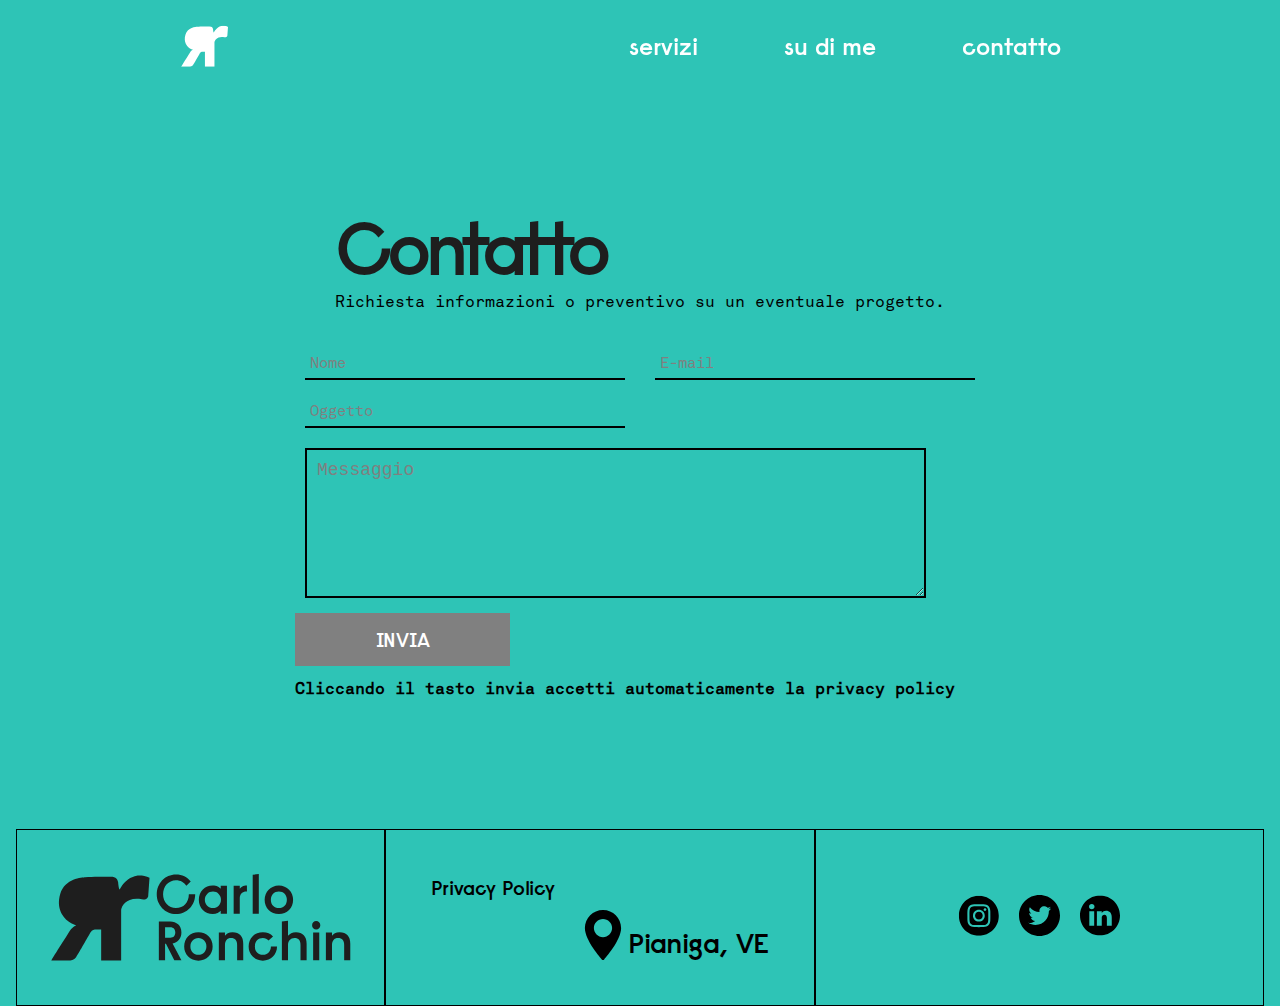
<file: contatti.html>
<!DOCTYPE html>
<html class="body_servizi" lang="it">
<head>
  <meta charset="UTF-8">
  <meta name="viewport" content="width=device-width, initial-scale=1.0">
  <meta http-equiv="X-UA-Compatible" content="ie=edge">
  <title>Contatti & Social | Carlo Ronchin Sviluppo Web & SEO</title>
	<link rel="icon" href="img/favicon.png" type="image/png">
  <link rel="stylesheet" href="style/style.css">
  <meta name="description" content="Contatti & Social | Carlo Ronchin, scopri i canali di comunicazione, puoi compilare il form per inviarmi una richiesta, o contattarmi attraverso i social.">
	<meta name="author" content="Carlo Ronchin">
  <meta name="copyright" content="Copyright 2020 - Carlo Ronchin">
  <meta name="theme-color" content="#2EC4B6" >
</head>
<body class="body_servizi">


    <!-------------------------------- Navbar  ------------------------------------>
  <nav id="desktop_menu">
        <svg id="logo_navbar" onclick="window.location.href='index.html'" width="47" height="42" viewBox="0 0 47 42" fill="none" xmlns="http://www.w3.org/2000/svg">
            <g clip-path="url(#clip0)">
            <path id="pathh" d="M33.4647 41.6859H23.9325V26.771H20.8782C19.7971 26.771 18.9751 27.916 18.7202 28.3819C16.8965 31.7147 12.958 38.6398 12.045 39.986C11.1321 41.3323 9.80203 41.6638 9.16431 41.6859H0.135529C2.96611 37.0772 8.21356 28.7956 8.85799 27.6606C9.71361 26.1534 11.4725 24.9392 12.0095 24.8622C10.0956 24.3136 7.39406 22.3635 6.8497 21.6507C6.29969 20.9304 2.22832 17.0277 4.43134 9.63622C6.64206 2.21889 14.8442 1.73828 16.3942 1.64771C19.6509 1.45741 25.8405 1.45741 28.4518 1.45741C31.2179 1.45741 31.7424 2.75142 32.02 4.09597C32.2875 7.35122 32.7297 7.57362 32.7297 7.57362C36.0861 1.40311 40.5562 0.792856 42.0666 0.759859C43.2749 0.733461 45.4543 0.953422 46.9996 1.94939L46.3535 10.8662C45.748 12.8676 43.2992 12.2191 43.2992 12.2191C36.3447 10.9784 33.8451 15.0899 33.4647 17.3007V41.6859Z" fill="white"/>
            </g>
            <defs>
            <clipPath id="clip0">
            <rect y="0.701294" width="47" height="41" fill="white"/>
            </clipPath>
            </defs>
        </svg>
        <div class="nav_items">
          <a class="nav_item" href="servizi.html">servizi</a>
          <a class="nav_item" href="su_di_me.html">su di me</a>
          <a class="nav_item" href="contatti.html">contatto</a>
        </div>
      
  </nav>
        <img id="menu_logo" onclick="open_menu()"  src="img/menu.svg" alt="">

      <nav id="mobile_menu">

          <img id="close_icon" onclick="close_menu()" src="img/close.svg" alt="">

          <a href="index.html">home</a>
          <a href="servizi.html">servizi</a>
          <a href="su_di_me.html">su di me</a>
          <a href="contatti.html">contatto</a>
        
      </nav>

      <!---------------------------------- Footer --------------------------------->

<div id="to_contatti" class="footer footer_contatti">

  <div class="fascia_footer_upside">
    
    <div class="testi_contatto">
      <h1>Contatto</h1>
      <p>Richiesta informazioni o preventivo su un eventuale progetto. </p>
    </div>
      
      <form name="contact" method="POST" class="form-contatto" data-netlify="true">
          <div class="input_fields">
            <label><input class="input" name="name" type="text" placeholder="Nome"></label>
            <label><input class="input" name="email"  type="email" placeholder="E-mail"><br></label>
            <label><input class="input" name="subject" type="text" placeholder="Oggetto"></label>
          </div>

          <div class="msg">
            <textarea name="message" placeholder="Messaggio"></textarea>
            
          </div>
          <button type="submit">INVIA</button>
          <p>Cliccando il tasto invia accetti automaticamente la privacy policy</p>
      </form>
  </div>


  <div class="fascia_footer_downside">

    <div class="box_footer footer_logo">
      <img src="img/footer_logo.svg" alt="Carlo Ronchin">
    </div>
    
    <div class="box_footer footer_privacy">
      <a href="privacy.html">Privacy Policy</a>

      <div class="location">
        <img src="img/location.svg" alt="">
        <p>Pianiga, VE</p>
      </div>
      
    </div>

    <div class="box_footer footer_social">
      
      <a href="https://www.instagram.com/carlospace0/?hl=it" target="_blank"><img src="img/instagram_footer.svg" alt="Instagram"></a>
      <a href="https://twitter.com/carloronchin" target="_blank"><img src="img/twitter_footer.svg" alt="Twitter"></a>
      <a href="https://www.linkedin.com/in/carlo-ronchin-31b03891/" target="_blank"><img src="img/linkedin_footer.svg" alt="LinkedIn"></a>
      
    </div>
  </div>

</div>

<script>

  function close_menu() {
    const close = document.querySelector('#mobile_menu');
    close.style.height = "0";
    close.style.display = "none";
    }
  
  function open_menu() {
    const open = document.querySelector('#mobile_menu');
    open.style.display = "flex";
    open.style.height = "350px";
  }
  
  </script>

</body>
</html>
</file>
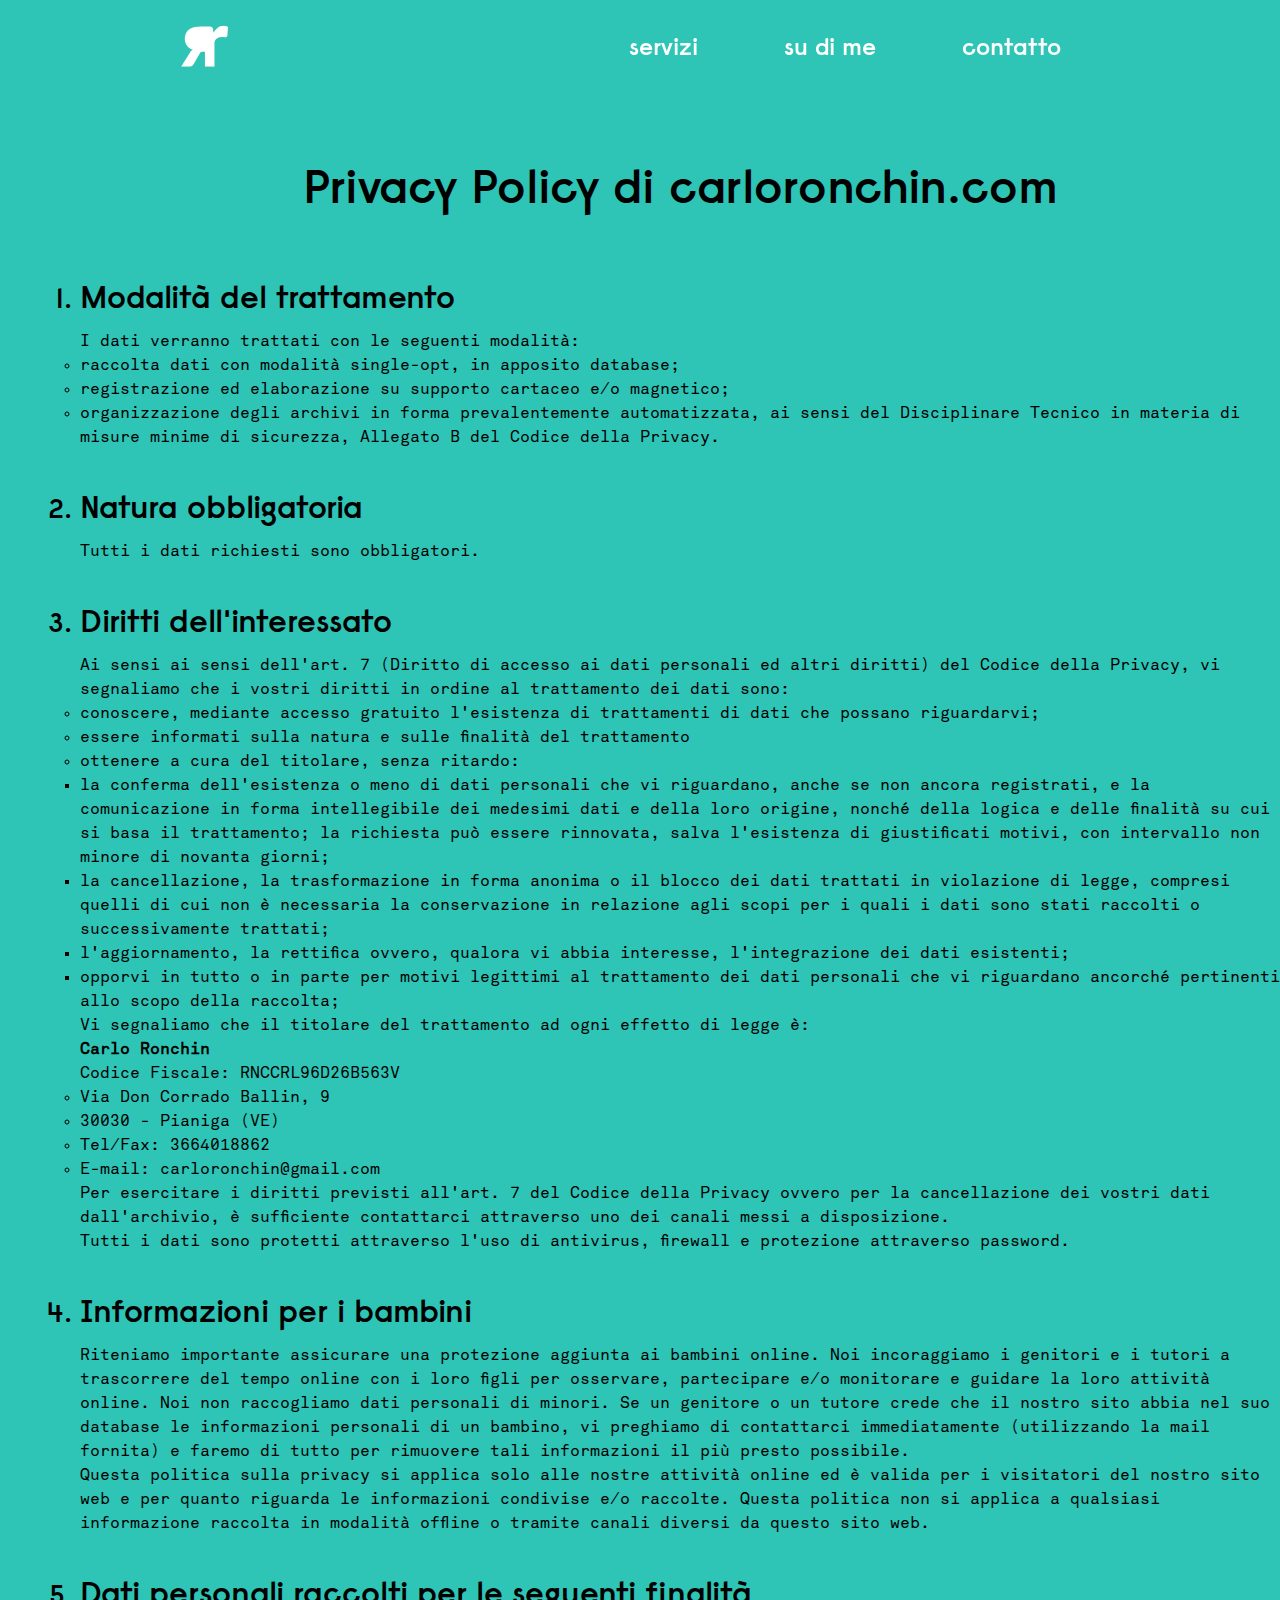
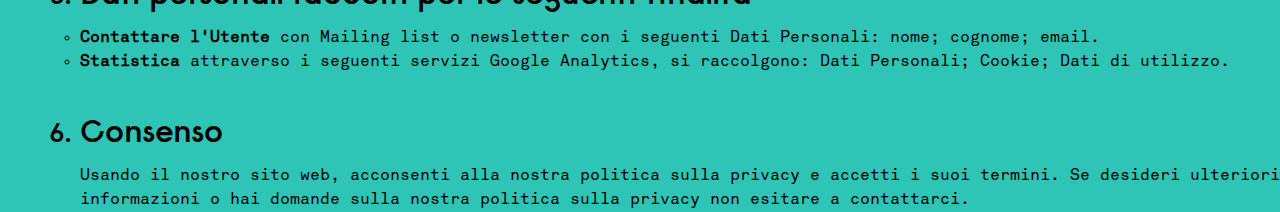
<file: privacy.html>
<!DOCTYPE html>
<html lang="it">
<head>
  <meta charset="UTF-8">
  <meta name="viewport" content="width=device-width, initial-scale=1.0">
  <meta http-equiv="X-UA-Compatible" content="ie=edge">
  <title>Privacy Policy | Carlo Ronchin Sviluppo Web & SEO</title>
  <link rel="stylesheet" href="style/style.css">
  <meta name="description" content="Policy Privacy | Carlo Ronchin, la protezione dei dati è fondamentale per me, leggi attentamente tutti gli aspetti di come proteggo i tuoi dati rilevanti.">
	<meta name="author" content="Carlo Ronchin">
  <meta name="copyright" content="Copyright 2020 - Carlo Ronchin">
  <meta name="theme-color" content="#2EC4B6" >
</head>
<body class="policy">
  <!-------------------------------- Navbar  ------------------------------------>
<nav id="desktop_menu">
  <svg id="logo_navbar" onclick="window.location.href='index.html'" width="47" height="42" viewBox="0 0 47 42" fill="none" xmlns="http://www.w3.org/2000/svg">
    <g clip-path="url(#clip0)">
    <path id="pathh" d="M33.4647 41.6859H23.9325V26.771H20.8782C19.7971 26.771 18.9751 27.916 18.7202 28.3819C16.8965 31.7147 12.958 38.6398 12.045 39.986C11.1321 41.3323 9.80203 41.6638 9.16431 41.6859H0.135529C2.96611 37.0772 8.21356 28.7956 8.85799 27.6606C9.71361 26.1534 11.4725 24.9392 12.0095 24.8622C10.0956 24.3136 7.39406 22.3635 6.8497 21.6507C6.29969 20.9304 2.22832 17.0277 4.43134 9.63622C6.64206 2.21889 14.8442 1.73828 16.3942 1.64771C19.6509 1.45741 25.8405 1.45741 28.4518 1.45741C31.2179 1.45741 31.7424 2.75142 32.02 4.09597C32.2875 7.35122 32.7297 7.57362 32.7297 7.57362C36.0861 1.40311 40.5562 0.792856 42.0666 0.759859C43.2749 0.733461 45.4543 0.953422 46.9996 1.94939L46.3535 10.8662C45.748 12.8676 43.2992 12.2191 43.2992 12.2191C36.3447 10.9784 33.8451 15.0899 33.4647 17.3007V41.6859Z" fill="#fff"/>
    </g>
    <defs>
    <clipPath id="clip0">
    <rect y="0.701294" width="47" height="41" fill="#2EC4B6"/>
    </clipPath>
    </defs>
    </svg>
    <div class="nav_items">
      <a class="nav_item" href="servizi.html">servizi</a>
      <a class="nav_item" href="su_di_me.html">su di me</a>
      <a class="nav_item" href="contatti.html">contatto</a>
    </div>
    
   
</nav>

  <img id="menu_logo" onclick="open_menu()"  src="img/menu.svg" alt="">

      <nav id="mobile_menu">

          <img id="close_icon" onclick="close_menu()" src="img/close.svg" alt="">

          <a href="index.html">home</a>
          <a href="servizi.html">servizi</a>
          <a href="su_di_me.html">su di me</a>
          <a href="contatti.html">contatto</a>
        
      </nav>

      <div class="fascia_policy">
        <h1>Privacy Policy di carloronchin.com</h1>
      

       <ol>

        
        <li class="list_type"><h3>Modalità del trattamento</h3></li>
        <p>I dati verranno trattati con le seguenti modalità:</p>
        <ul>
          <li>raccolta dati con modalità single-opt, in apposito database;</li>
          <li>registrazione ed elaborazione su supporto cartaceo e/o magnetico;</li>
          <li>organizzazione degli archivi in forma prevalentemente automatizzata, ai sensi del Disciplinare Tecnico in materia di misure minime di sicurezza, Allegato B del Codice della Privacy. </li>
        </ul>
        
        
        <li class="list_type"><h3>Natura obbligatoria</h3></li>
        <p>Tutti i dati richiesti sono obbligatori.</p>
        <div id="trattamento" style="display: none;">
          
          <h3>Soggetti a cui dati potranno essere comunicati i dati personali</h3>
          <p>I dati raccolti potranno essere comunicati a:</p>
          <ul>
            <li>società e imprese per usi di direct mailing o attività analoghe;</li>
            <li>associazioni e fondazioni intenzionate ad acquistare spazi pubblicitari sulle liste o sul sito e/o collegate alla fornitura di un particolare servizio.</li>
            <li>soggetti che debbano avere accesso ai dati, come da norme di legge o di normative secondarie e/o comunitarie.</li>
          </ul>
        </div>

        
        
        <li class="list_type"><h3>Diritti dell'interessato</h3></li>
        <p>Ai sensi ai sensi dell'art. 7 (Diritto di accesso ai dati personali ed altri diritti) del Codice della Privacy, vi segnaliamo che i vostri diritti in ordine al trattamento dei dati sono:</p>
        <ul>
          <li>conoscere, mediante accesso gratuito l'esistenza di trattamenti di dati che possano riguardarvi;</li>
          <li>essere informati sulla natura e sulle finalità del trattamento</li>
          <li>ottenere a cura del titolare, senza ritardo:</li>
          <ul>
            <li>la conferma dell'esistenza o meno di dati personali che vi riguardano, anche se non ancora registrati, e la comunicazione in forma intellegibile dei medesimi dati e della loro origine, nonché della logica e delle finalità su cui si basa il trattamento; la richiesta può essere rinnovata, salva l'esistenza di giustificati motivi, con intervallo non minore di novanta giorni;</li>
            <li>la cancellazione, la trasformazione in forma anonima o il blocco dei dati trattati in violazione di legge, compresi quelli di cui non è necessaria la conservazione in relazione agli scopi per i quali i dati sono stati raccolti o successivamente trattati;</li>
            <li>l'aggiornamento, la rettifica ovvero, qualora vi abbia interesse, l'integrazione dei dati esistenti;</li>
            <li>opporvi in tutto o in parte per motivi legittimi al trattamento dei dati personali che vi riguardano ancorché pertinenti allo scopo della raccolta;</li>
          </ul>
        </ul>
        <p>Vi segnaliamo che il titolare del trattamento ad ogni effetto di legge è:</p>
        <ul>
          <b><span id="azienda">Carlo Ronchin</span></b>
          <li id="piva" style="display: none;">P. IVA <span id="iva"></span></li>
              <li id="codiceFiscale" style="display: block;">Codice Fiscale: <span id="codice_Fiscale">RNCCRL96D26B563V</span></li>
          <li><span id="indirizzo">Via Don Corrado Ballin, 9</span></li>
          <li><span id="cap">30030</span> - <span id="citta">Pianiga</span> (<span id="provincia">VE</span>)</li>
          <li>Tel/Fax: <span id="telefono">3664018862</span></li>
          <li>E-mail: <span id="email">carloronchin@gmail.com</span></li>
        </ul>
        <p>Per esercitare i diritti previsti all'art. 7 del Codice della Privacy ovvero per la cancellazione dei vostri dati dall'archivio, è sufficiente contattarci attraverso uno dei canali messi a disposizione.</p>
        <p>Tutti i dati sono protetti attraverso l'uso di antivirus, firewall e protezione attraverso password.</p>
        
        
        
        <li class="list_type"><h3>Informazioni per i bambini</h3></li>
        <p>Riteniamo importante assicurare una protezione aggiunta ai bambini online. Noi incoraggiamo i genitori e i tutori a trascorrere del tempo online con i loro figli per osservare, partecipare e/o monitorare e guidare la loro attività online. Noi non raccogliamo dati personali di minori. Se un genitore o un tutore crede che il nostro sito abbia nel suo database le informazioni personali di un bambino, vi preghiamo di contattarci immediatamente (utilizzando la mail fornita) e faremo di tutto per rimuovere tali informazioni il più presto possibile.</p>
        <p>Questa politica sulla privacy si applica solo alle nostre attività online ed è valida per i visitatori del nostro sito web e per quanto riguarda le informazioni condivise e/o raccolte. Questa politica non si applica a qualsiasi informazione raccolta in modalità offline o tramite canali diversi da questo sito web.</p>

        <li class="list_type"><h3>Dati personali raccolti per le seguenti finalità</h3></li>
          <ul>
            <li><strong>Contattare l'Utente</strong> con
              Mailing list o newsletter con i seguenti Dati Personali: nome; cognome; email.
            </li>
            <li><strong>Statistica</strong> attraverso i seguenti servizi Google Analytics, si raccolgono: Dati Personali; Cookie; Dati di utilizzo. </li>
          </ul>


          <li class="list_type"><h3>Consenso</h3></li>
        <p>Usando il nostro sito web, acconsenti alla nostra politica sulla privacy e accetti i suoi termini. Se desideri ulteriori informazioni o hai domande sulla nostra politica sulla privacy non esitare a contattarci.</p>

      </ol>
      </div>
  


</body>
</html>
</file>
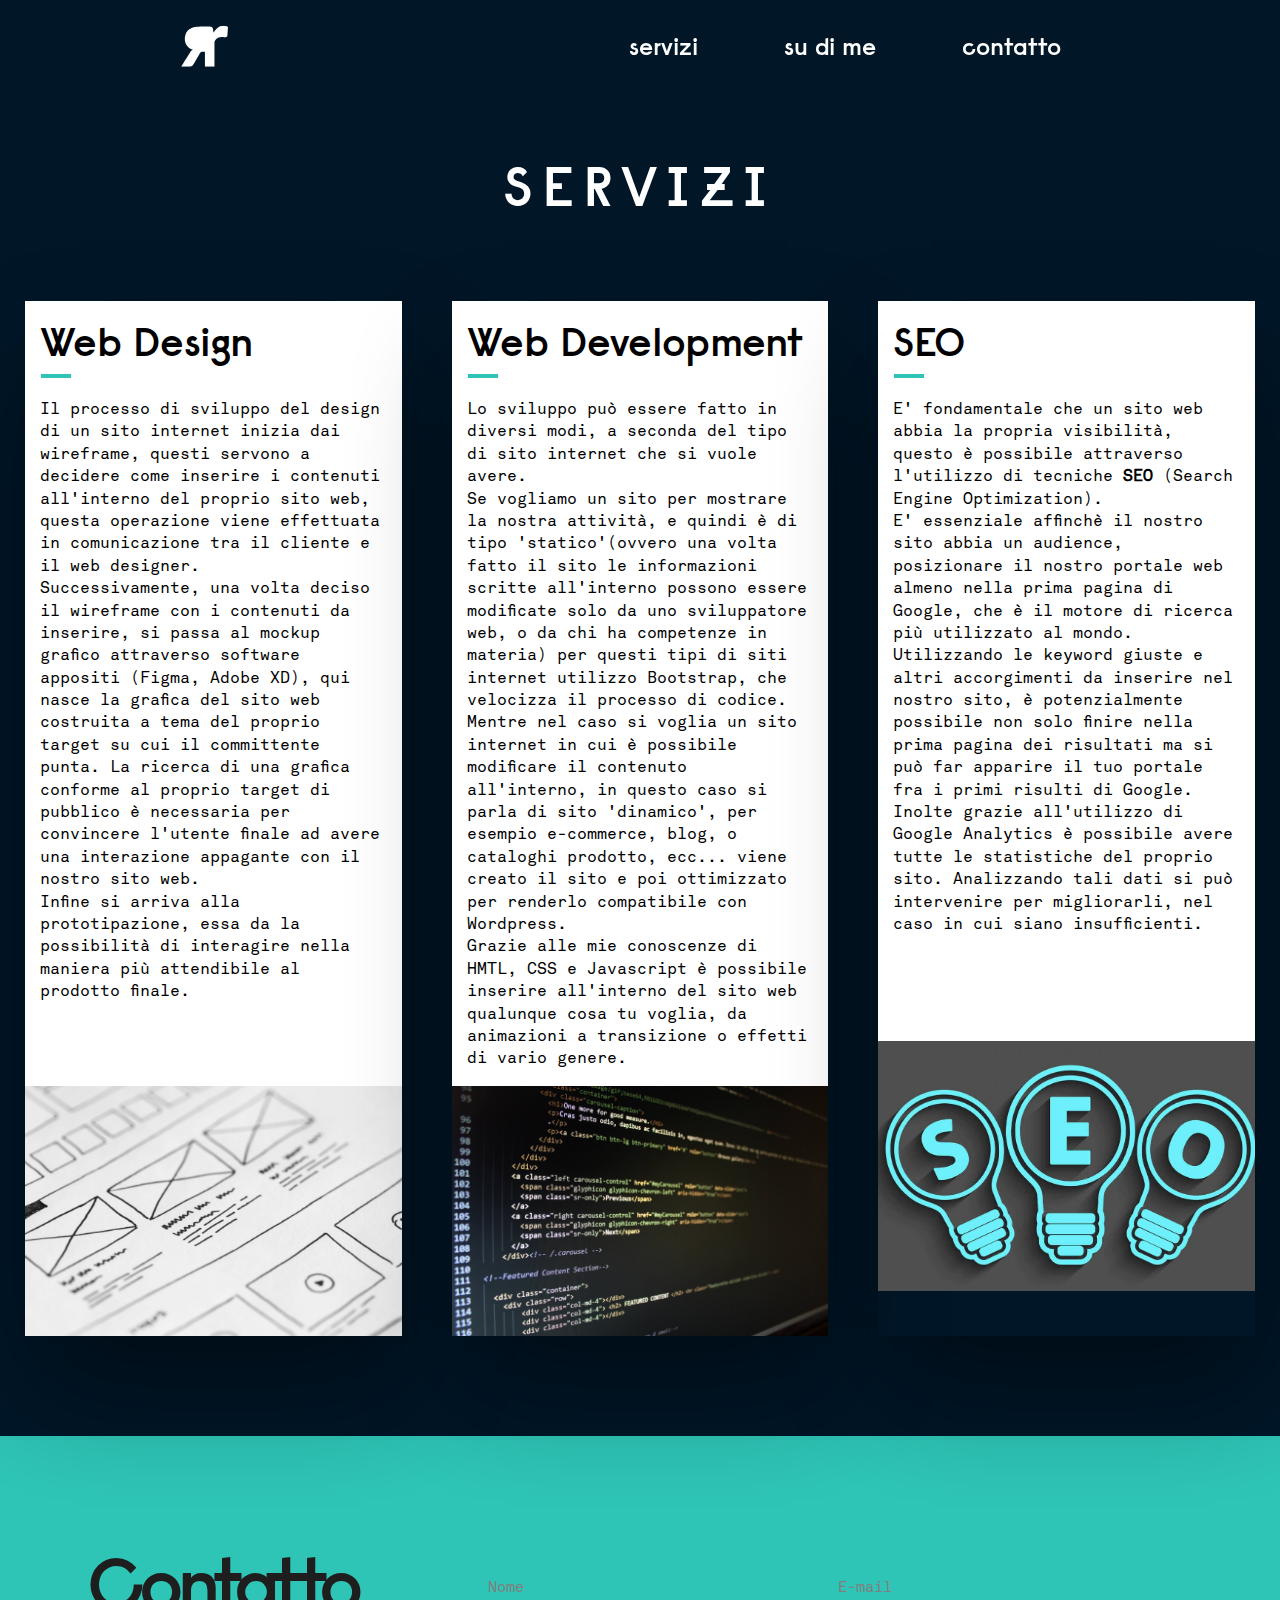
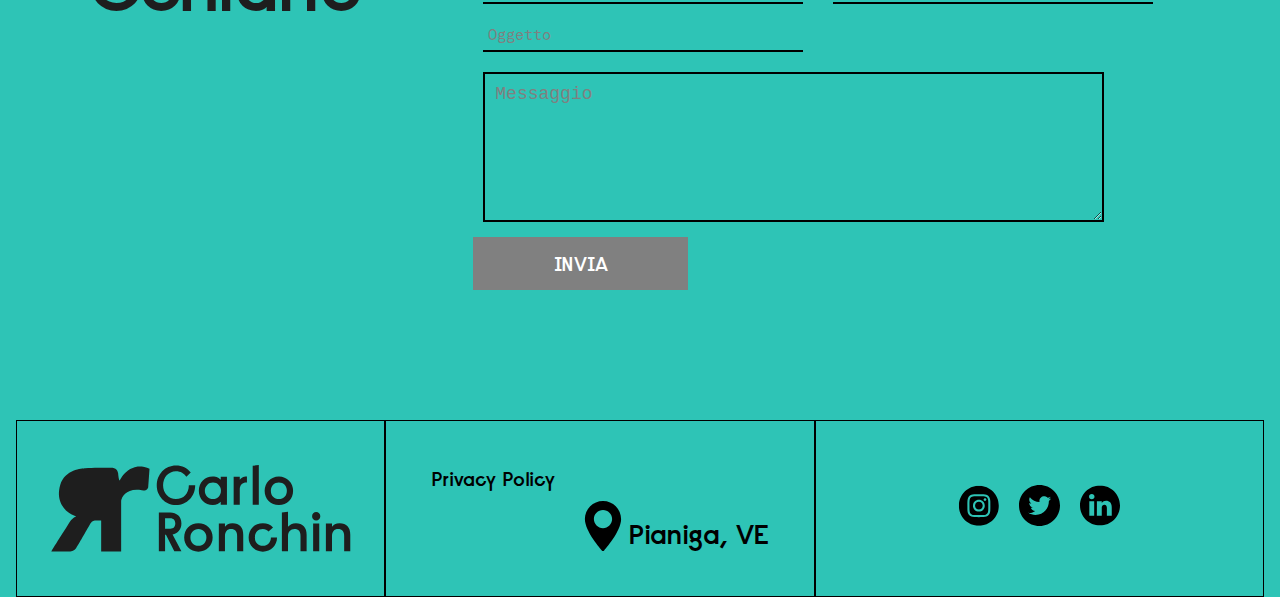
<file: servizi.html>
<!DOCTYPE html>
<html class="body_servizi" lang="it">
<head>
  <meta charset="UTF-8">
  <meta name="viewport" content="width=device-width, initial-scale=1.0">
  <meta http-equiv="X-UA-Compatible" content="ie=edge">
  <title>Servizi | Carlo Ronchin Sviluppo Web & SEO</title>
	<link rel="icon" href="img/favicon.png" type="image/png">
  <link rel="stylesheet" href="style/style.css">
  <meta name="description" content="Servizi | Carlo Ronchin, web designer tra Venezia e Padova, scopri i miei servizi. Realizzazione di siti web e posizionamento nei motori di ricerca.">
	<meta name="author" content="Carlo Ronchin">
  <meta name="copyright" content="Copyright 2020 - Carlo Ronchin">
  <meta name="theme-color" content="#2EC4B6" >
</head>
<body class="body_servizi">


    <!-------------------------------- Navbar  ------------------------------------>
  <nav id="desktop_menu">
        <svg id="logo_navbar" onclick="window.location.href='index.html'" width="47" height="42" viewBox="0 0 47 42" fill="none" xmlns="http://www.w3.org/2000/svg">
            <g clip-path="url(#clip0)">
            <path id="pathh" d="M33.4647 41.6859H23.9325V26.771H20.8782C19.7971 26.771 18.9751 27.916 18.7202 28.3819C16.8965 31.7147 12.958 38.6398 12.045 39.986C11.1321 41.3323 9.80203 41.6638 9.16431 41.6859H0.135529C2.96611 37.0772 8.21356 28.7956 8.85799 27.6606C9.71361 26.1534 11.4725 24.9392 12.0095 24.8622C10.0956 24.3136 7.39406 22.3635 6.8497 21.6507C6.29969 20.9304 2.22832 17.0277 4.43134 9.63622C6.64206 2.21889 14.8442 1.73828 16.3942 1.64771C19.6509 1.45741 25.8405 1.45741 28.4518 1.45741C31.2179 1.45741 31.7424 2.75142 32.02 4.09597C32.2875 7.35122 32.7297 7.57362 32.7297 7.57362C36.0861 1.40311 40.5562 0.792856 42.0666 0.759859C43.2749 0.733461 45.4543 0.953422 46.9996 1.94939L46.3535 10.8662C45.748 12.8676 43.2992 12.2191 43.2992 12.2191C36.3447 10.9784 33.8451 15.0899 33.4647 17.3007V41.6859Z" fill="white"/>
            </g>
            <defs>
            <clipPath id="clip0">
            <rect y="0.701294" width="47" height="41" fill="white"/>
            </clipPath>
            </defs>
        </svg>
        <div class="nav_items">
          <a class="nav_item" href="servizi.html">servizi</a>
          <a class="nav_item" href="su_di_me.html">su di me</a>
          <a class="nav_item" href="contatti.html">contatto</a>
        </div>
      
  </nav>
        <img id="menu_logo" onclick="open_menu()"  src="img/menu.svg" alt="">

      <nav id="mobile_menu">

          <img id="close_icon" onclick="close_menu()" src="img/close.svg" alt="">

          <a href="index.html">home</a>
          <a href="servizi.html">servizi</a>
          <a href="su_di_me.html">su di me</a>
          <a href="contatti.html">contatto</a>
        
      </nav>

<!----------- Servizi --------------------------------------------------------------->

      <div class="fascia_servizio">
        <h1 id="titolo_fascia_servizio">servizi</h1>

        <div class="sezioni_servizio">

              <div class="sezione_servizio">

                <div class="testo_sezione_servizio">

                    <h4>Web Design</h4>
                    <svg width="31" height="5" viewBox="0 0 31 5" fill="none" xmlns="http://www.w3.org/2000/svg">
                      <rect x="0.973297" y="0.988525" width="30" height="4" fill="#2EC4B6"/>
                      </svg>
                      
                    <p>Il processo di sviluppo del design di un sito internet inizia dai wireframe, questi servono a decidere come inserire i contenuti all'interno del proprio sito web, questa operazione viene effettuata in comunicazione tra il cliente e il web designer. <br>
                    Successivamente, una volta deciso il wireframe con i contenuti da inserire, si passa al mockup grafico attraverso software appositi (Figma, Adobe XD), qui nasce la grafica del sito web costruita a tema del proprio target su cui il committente punta.
                    La ricerca di una grafica conforme al proprio target di pubblico è necessaria per convincere l'utente finale ad avere una interazione appagante con il nostro sito web.  <br>
                    Infine si arriva alla prototipazione, essa da la possibilità di interagire nella maniera più attendibile al prodotto finale.
                    <br> <br> <br> <br> 
                    </p>

                </div>
                  
                  <img src="img/design.jpg" alt="" srcset="">
                  

                </div>

              <div class="sezione_servizio">
                
                  <div class="testo_sezione_servizio">

                        <h4>Web Development</h4>
                        <svg width="31" height="5" viewBox="0 0 31 5" fill="none" xmlns="http://www.w3.org/2000/svg">
                          <rect x="0.973297" y="0.988525" width="30" height="4" fill="#2EC4B6"/>
                          </svg>
                          
                        <p>Lo sviluppo può essere fatto in diversi modi, a seconda del tipo di sito internet che si vuole avere. <br>
                        Se vogliamo un sito per mostrare la nostra attività, e quindi è di tipo 'statico'(ovvero una volta fatto il sito le informazioni scritte all'interno possono essere modificate solo da uno sviluppatore web, o da chi ha competenze in materia) per questi tipi di siti internet utilizzo Bootstrap, che velocizza il processo di codice. <br>
                        Mentre nel caso si voglia un sito internet in cui è possibile modificare il contenuto all'interno, in questo caso si parla di sito 'dinamico', per esempio e-commerce, blog, o cataloghi prodotto, ecc... viene creato il sito e poi ottimizzato per renderlo compatibile con Wordpress. <br>
                        Grazie alle mie conoscenze di HMTL, CSS e Javascript è possibile inserire all'interno del sito web qualunque cosa tu voglia, da animazioni a transizione o effetti di vario genere.
                        </p>
                  </div>

                  <img src="img/code.jpg" alt="" srcset="">
              </div>

              <section class="sezione_servizio">
            
                  <div class="testo_sezione_servizio">
                
                        <h4>SEO</h4>
                        <svg width="31" height="5" viewBox="0 0 31 5" fill="none" xmlns="http://www.w3.org/2000/svg">
                          <rect x="0.973297" y="0.988525" width="30" height="4" fill="#2EC4B6"/>
                          </svg>
                          
                        <p>E' fondamentale che un sito web abbia la propria visibilità, questo è possibile attraverso l'utilizzo di tecniche <strong>SEO</strong>  (Search Engine Optimization). <br>
                        E' essenziale affinchè il nostro sito abbia un audience, posizionare il nostro portale web almeno nella prima pagina di Google, che è il motore di ricerca più utilizzato al mondo. <br>
                        Utilizzando le keyword giuste e altri accorgimenti da inserire nel nostro sito, è potenzialmente possibile non solo finire nella prima pagina dei risultati ma si può far apparire il tuo portale fra i primi risulti di Google.
                        Inolte grazie all'utilizzo di Google Analytics è possibile avere tutte le statistiche del proprio sito. Analizzando tali dati si può intervenire per migliorarli, nel caso in cui siano insufficienti.
                        <br> <br> <br> <br> <br>
                        </p>
                  </div>

              <img src="img/seo.jpg" alt="">
              </section>
              
            </div>
            
            
      </div>

      <!---------------------------------- Footer --------------------------------->

<div class="footer">

  <div class="fascia_footer_upside">
    
      <h3>Contatto</h3>

      <form name="contact" method="POST" class="form-contatto" data-netlify="true">
        <div class="input_fields">
          <label><input class="input" name="name" type="text" placeholder="Nome"></label>
          <label><input class="input" name="email"  type="email" placeholder="E-mail"><br></label>
          <label><input class="input" name="subject" type="text" placeholder="Oggetto"></label>
        </div>

        <div class="msg">
          <textarea name="message" placeholder="Messaggio"></textarea>
          
        </div>
        <button type="submit">INVIA</button>
    </form>
  </div>


  <div class="fascia_footer_downside">

    <div class="box_footer footer_logo">
      <img src="img/footer_logo.svg" alt="Carlo Ronchin">
    </div>
    
    <div class="box_footer footer_privacy">
      <a href="privacy.html">Privacy Policy</a>

      <div class="location">
        <img src="img/location.svg" alt="">
        <p>Pianiga, VE</p>
      </div>
      
    </div>

    <div class="box_footer footer_social">
      
      <a href="https://www.instagram.com/carlospace0/?hl=it" target="_blank"><img src="img/instagram_footer.svg" alt="Instagram"></a>
      <a href="https://twitter.com/carloronchin" target="_blank"><img src="img/twitter_footer.svg" alt="Twitter"></a>
      <a href="https://www.linkedin.com/in/carlo-ronchin-31b03891/" target="_blank"><img src="img/linkedin_footer.svg" alt="LinkedIn"></a>
      
    </div>
  </div>

</div>

<script src="https://ajax.googleapis.com/ajax/libs/jquery/3.4.1/jquery.min.js"></script>

<script>

function close_menu() {
  const close = document.querySelector('#mobile_menu');
  close.style.height = "0";
  close.style.display = "none";
  }

function open_menu() {
  const open = document.querySelector('#mobile_menu');
  open.style.display = "flex";
  open.style.height = "350px";
}

</script>
</body>
</html>
</file>
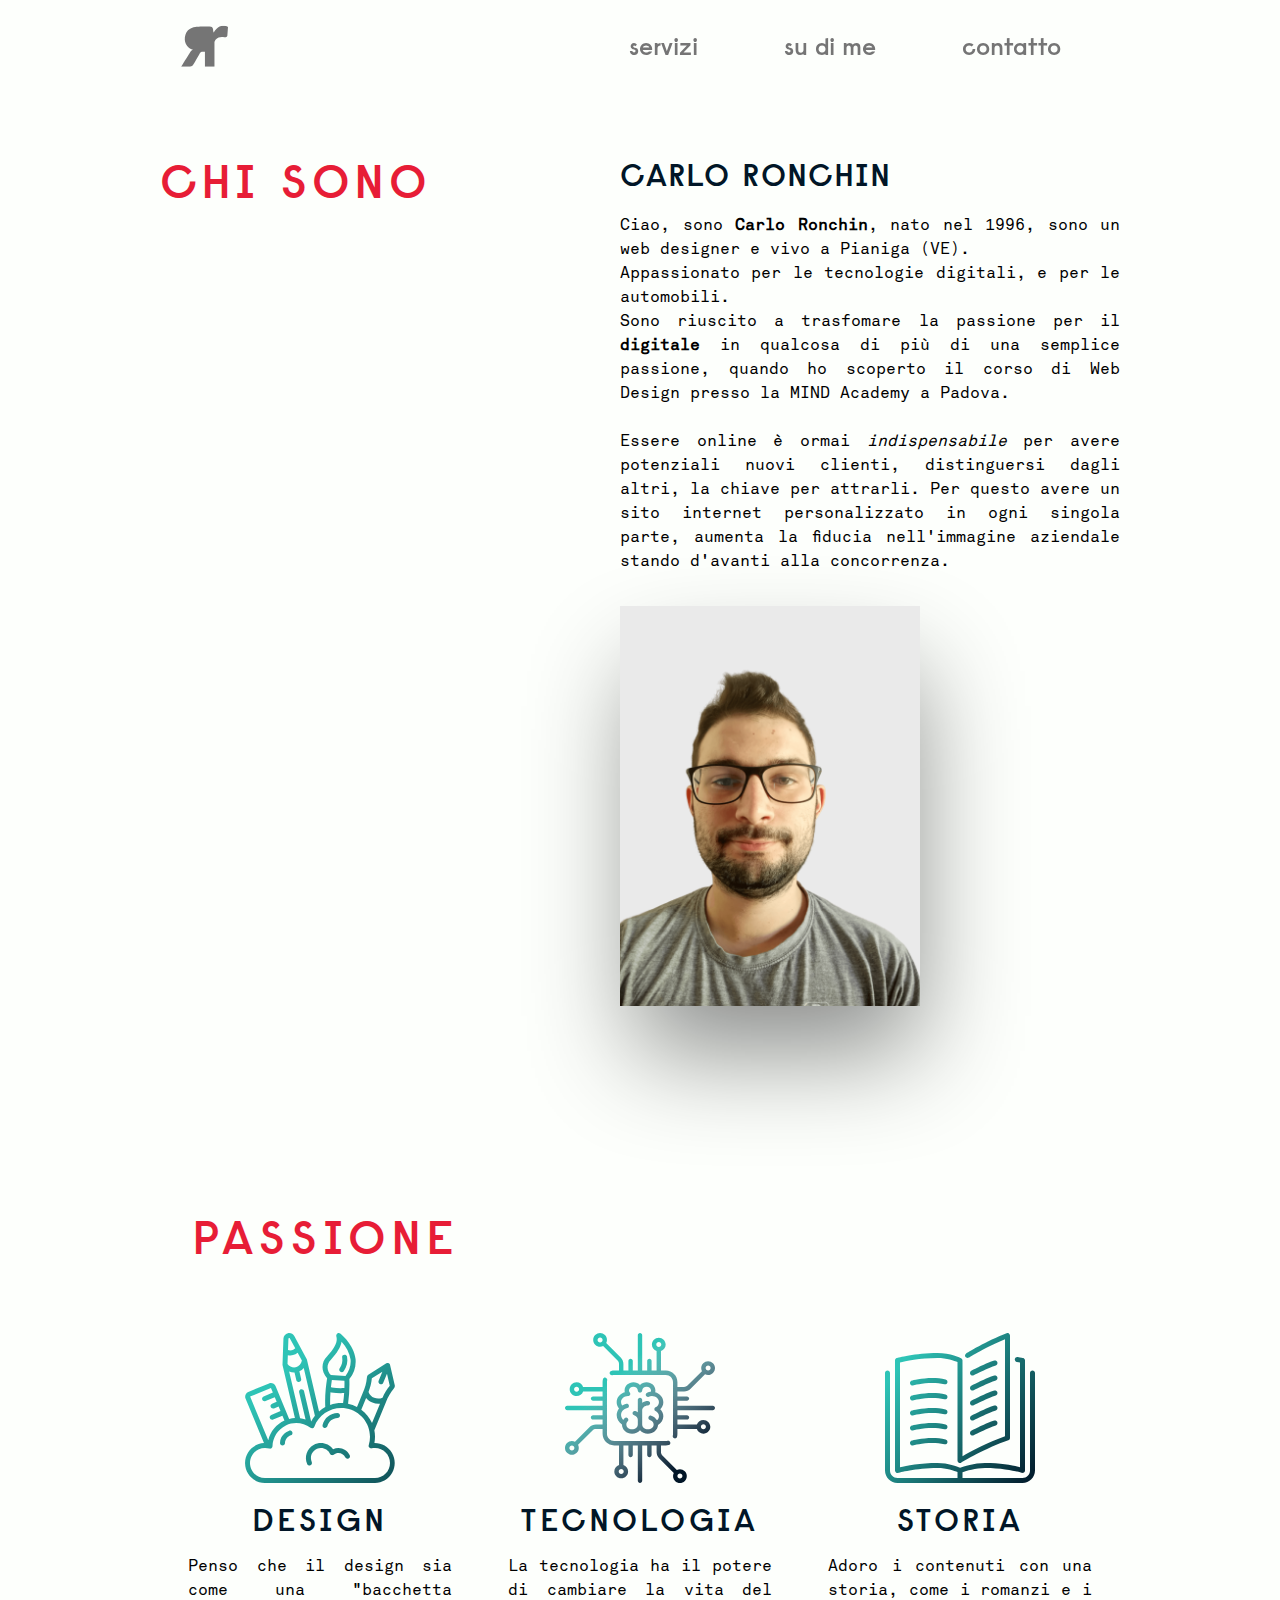
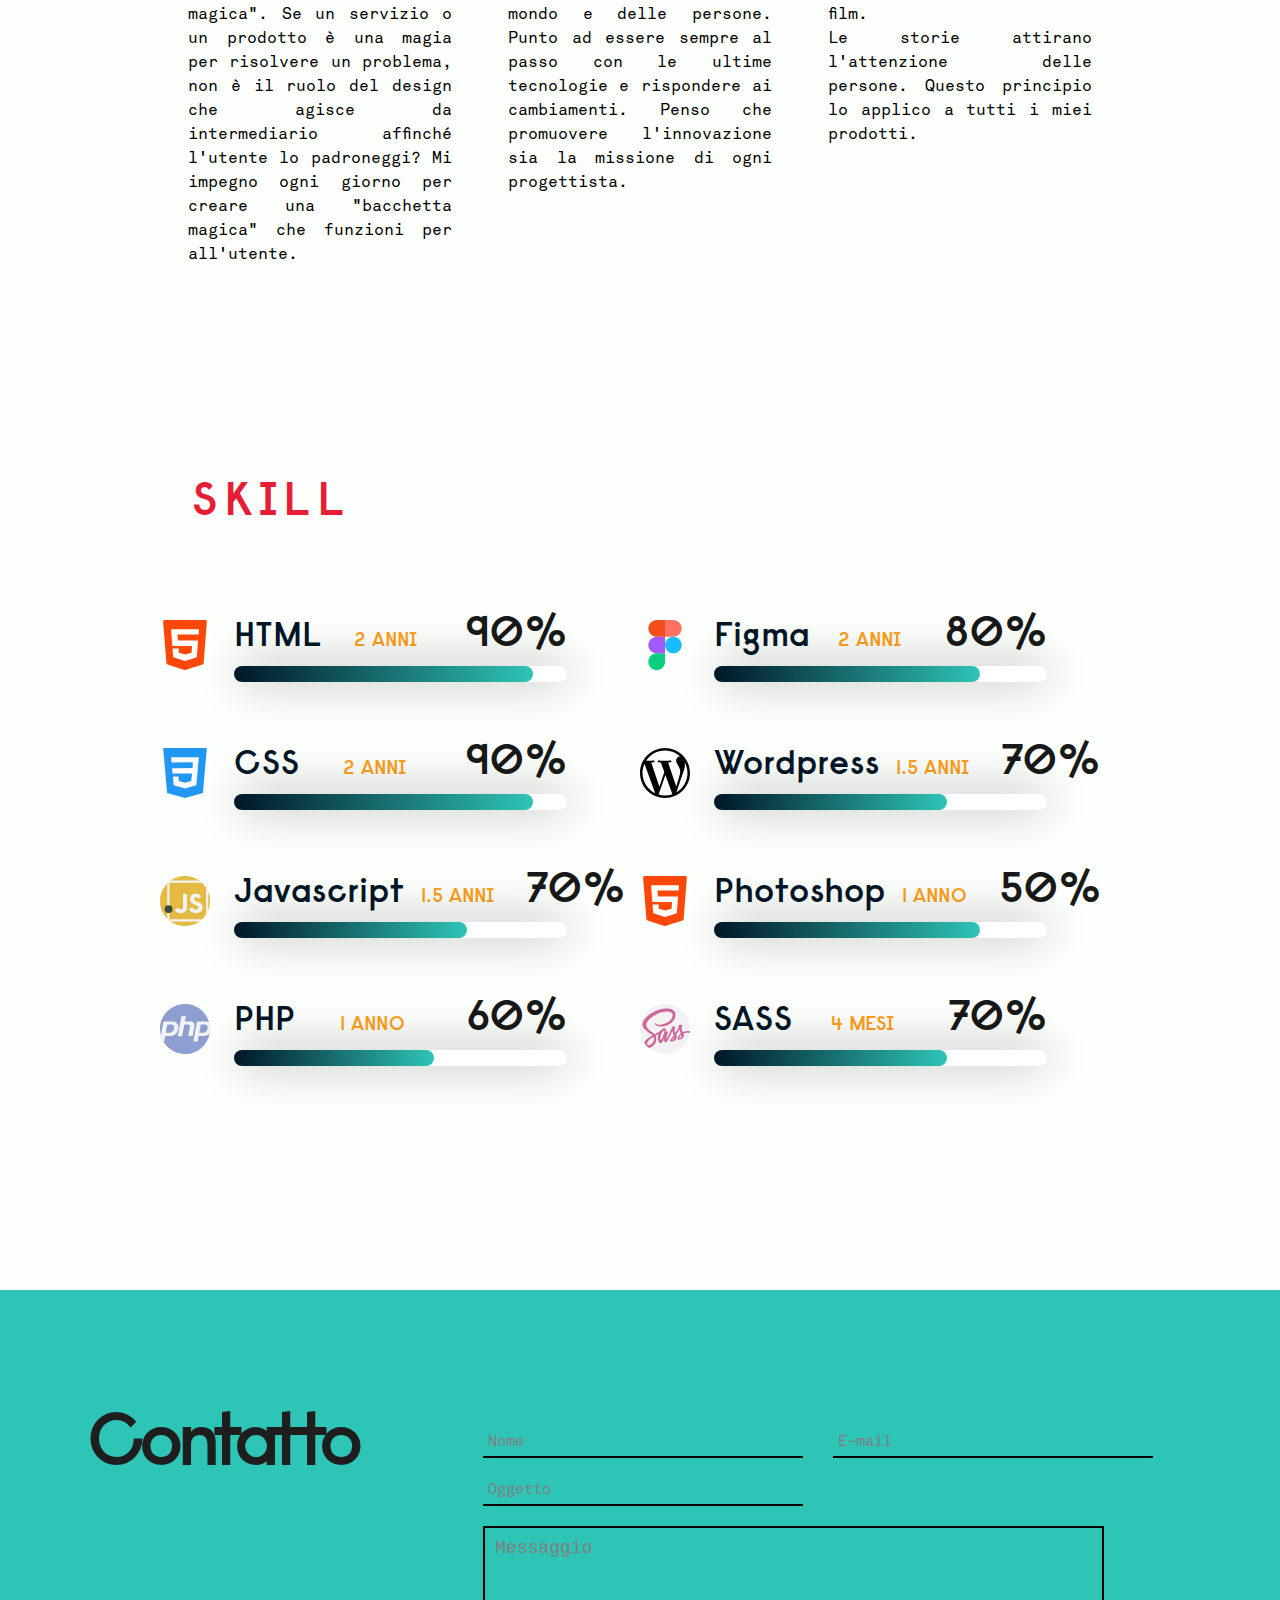
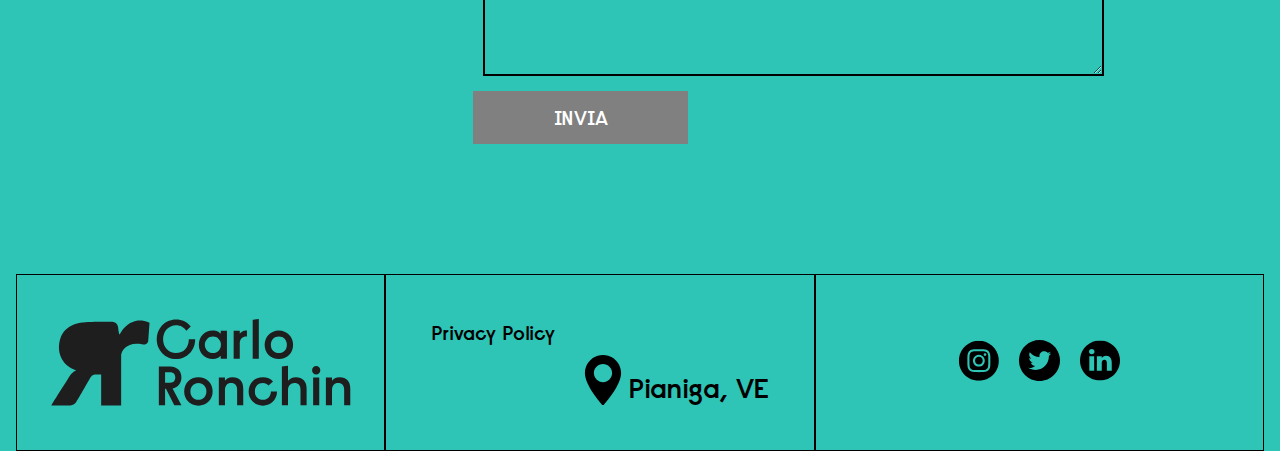
<file: su_di_me.html>
<!DOCTYPE html>
<html lang="it">
<head>
  <meta charset="UTF-8">
  <meta name="viewport" content="width=device-width, initial-scale=1.0">
  <meta http-equiv="X-UA-Compatible" content="ie=edge">
  <title>Su di Me | Carlo Ronchin Sviluppo Web & SEO</title>
  <link rel="icon" href="img/favicon.png" type="image/png">
  <link rel="stylesheet" href="style/style.css">
  <meta name="description" content="Su di Me | Carlo Ronchin, approfondisci meglio la mia esperienza professionale, la mia passione e le mie abilità che ho accumulato fino ad oggi.">
	<meta name="author" content="Carlo Ronchin">
  <meta name="copyright" content="Copyright 2020 - Carlo Ronchin">
  <meta name="theme-color" content="#2EC4B6" >
</head>
<body id="body_about">
  
  <!-------------------------------- Navbar  ------------------------------------>
  <nav class="navbar_pagina" id="desktop_menu">
    <svg id="logo_navbar" onclick="window.location.href='index.html'" width="47"            height="42" viewBox="0 0 47 42" fill="none" xmlns="http://www.w3.org/2000/svg">
        <g clip-path="url(#clip0)">
        <path id="pathh" d="M33.4647 41.6859H23.9325V26.771H20.8782C19.7971 26.771 18.9751 27.916 18.7202 28.3819C16.8965 31.7147 12.958 38.6398 12.045 39.986C11.1321 41.3323 9.80203 41.6638 9.16431 41.6859H0.135529C2.96611 37.0772 8.21356 28.7956 8.85799 27.6606C9.71361 26.1534 11.4725 24.9392 12.0095 24.8622C10.0956 24.3136 7.39406 22.3635 6.8497 21.6507C6.29969 20.9304 2.22832 17.0277 4.43134 9.63622C6.64206 2.21889 14.8442 1.73828 16.3942 1.64771C19.6509 1.45741 25.8405 1.45741 28.4518 1.45741C31.2179 1.45741 31.7424 2.75142 32.02 4.09597C32.2875 7.35122 32.7297 7.57362 32.7297 7.57362C36.0861 1.40311 40.5562 0.792856 42.0666 0.759859C43.2749 0.733461 45.4543 0.953422 46.9996 1.94939L46.3535 10.8662C45.748 12.8676 43.2992 12.2191 43.2992 12.2191C36.3447 10.9784 33.8451 15.0899 33.4647 17.3007V41.6859Z" fill="#757575"/>
        </g>
        <defs>
        <clipPath id="clip0">
        <rect y="0.701294" width="47" height="41" fill="white"/>
        </clipPath>
        </defs>
    </svg>
    <div class="nav_items">
      <a class="nav_item" href="servizi.html">servizi</a>
      <a class="nav_item" href="su_di_me.html">su di me</a>
      <a class="nav_item" href="contatti.html">contatto</a>
    </div>
  
</nav>
    <img id="menu_logo" onclick="open_menu()"  src="img/menu.svg" alt="">

  <nav id="mobile_menu">

      <img id="close_icon" onclick="close_menu()" src="img/close.svg" alt="">

          <a href="index.html">home</a>
          <a href="servizi.html">servizi</a>
          <a href="su_di_me.html">su di me</a>
          <a href="contatti.html">contatto</a>
    
  </nav>

<!----------- su di me --------------------------------------------------------------->
    
  <div class="fascia_about_chi">
    <div class="fascia_about_chi_interna">
      <h3>CHI SONO</h3>
      <div class="sezioni_chi_sono">
          
          <div class="sezione_testo_about_chi">
              <h1>CARLO RONCHIN</h1>
              <p>
                Ciao, sono <strong>Carlo Ronchin</strong>, nato nel 1996, sono un web designer e vivo a Pianiga (VE). <br> Appassionato per le tecnologie digitali, e per le automobili. <br>
                Sono riuscito a trasfomare la passione per il <strong>digitale</strong> in qualcosa di più di una semplice passione, quando ho scoperto il corso di Web Design presso la MIND Academy a Padova. <br> <br>
                Essere online è ormai <em>indispensabile</em>  per avere potenziali nuovi clienti, distinguersi dagli altri, la chiave per attrarli. Per questo avere un sito internet personalizzato in ogni singola parte, aumenta la fiducia nell'immagine aziendale stando d'avanti alla concorrenza.
              </p>
              <img src="img/carlo.png" alt="">
          </div>
      </div>
    </div>
  </div>


<!---------------------------- Fascia Passione ------------------------------------>              

    <div id="fascia_about_passione">
      <h3 class="titolo_sezione_about">PASSIONE</h3>
        <div class="fascia_about_passione_interna">       
      <div class="sezioni_img_passione">
           <div class="sezione_img_passione">
                <img src="img/003-creativity.svg" alt="creatività">
                <h4>DESIGN</h4>
                <p>
                   Penso che il design sia come una "bacchetta magica".
                   Se un servizio o un prodotto è una magia per risolvere un problema,
                   non è il ruolo del design che agisce da intermediario affinché l'utente
                   lo padroneggi? Mi impegno ogni giorno per creare una "bacchetta magica"
                   che funzioni per all'utente.
                </p>          
            </div>

            <div class="sezione_img_passione">
                      
                  <img src="img/001-chip.svg" alt="tecnologia">
                  <h4>TECNOLOGIA</h4>
                  <p>
                    La tecnologia ha il potere di cambiare la vita del mondo e delle persone. 
                    Punto ad essere sempre al passo con le ultime tecnologie e rispondere ai cambiamenti.
                    Penso che promuovere l'innovazione sia la missione di ogni progettista.
                  </p>          
            </div>

            <div class="sezione_img_passione">
                  <img src="img/002-book.svg" alt="storia">
                  <h4>STORIA</h4>
                    <p>
                      Adoro i contenuti con una storia, come i romanzi e i film. <br>
                      Le storie attirano l'attenzione delle persone. 
                      Questo principio lo applico a tutti i miei prodotti.
                    </p>          
            </div>          
      </div>
    </div>  
    </div>  
<!---------------------------- Fascia Skill ------------------------------------>
    
    <div class="fascia_about_skill">
      <h3 class="titolo_sezione_about">SKILL</h3>
      <div class="fascia_about_skill_interna">
        
      <div class="sezioni_about_skill">
            <div class="sezione_about_skill">
                  
              <div class="skill_img"><img src="img/skill_svg/html.svg" alt=""></div>
                  <div class="skill_data">
                    <div class="skill_dati">
                      <h3>HTML</h3>
                      <h5>2 ANNI</h5>
                      <h4>90%</h4>
                    </div>
                    <div class="progress_bar"><div class="progress_bar_1 bar_90"></div></div>
                  </div>

            </div>

            <div class="sezione_about_skill">
                  
              <div class="skill_img"><img src="img/skill_svg/css.svg" alt=""></div>
                  <div class="skill_data">
                    <div class="skill_dati">
                      <h3>CSS</h3>
                      <h5>2 ANNI</h5>
                      <h4>90%</h4>
                    </div>
                    <div class="progress_bar"><div class="progress_bar_1 bar_90"></div></div>
                  </div>

                  
            </div>

            <div class="sezione_about_skill">
                  
              <div class="skill_img"><img src="img/skill_svg/javascript.svg" alt=""></div>
                  <div class="skill_data">
                    <div class="skill_dati">
                      <h3>Javascript</h3>
                      <h5>1.5 ANNI</h5>
                      <h4>70%</h4>
                    </div>
                    <div class="progress_bar"><div class="progress_bar_1 bar_70"></div></div>
                  </div>

                  
            </div>

            <div class="sezione_about_skill">
                  
              <div class="skill_img"><img src="img/skill_svg/php.svg" alt=""></div>
                  <div class="skill_data">
                    <div class="skill_dati">
                      <h3>PHP</h3>
                      <h5>1 ANNO</h5>
                      <h4>60%</h4>
                    </div>
                    <div class="progress_bar"><div class="progress_bar_1 bar_60"></div></div>
                  </div>

                  
            </div>
          </div>


<!--------------------------------- SEZIONE #2 ---------------------------------->
                <div class="sezioni_about_skill">

                  <div class="sezione_about_skill">
                        
                    <div class="skill_img"><img src="img/skill_svg/figma.svg" alt=""></div>
                        <div class="skill_data">
                          <div class="skill_dati">
                            <h3>Figma</h3>
                            <h5>2 ANNI</h5>
                            <h4>80%</h4>
                          </div>
                          <div class="progress_bar"><div class="progress_bar_1 bar_80"></div></div>
                        </div>

                        
                  </div>

                  <div class="sezione_about_skill">
                        
                    <div class="skill_img"><img src="img/skill_svg/wordpress.svg" alt=""></div>
                        <div class="skill_data">
                          <div class="skill_dati">
                            <h3>Wordpress</h3>
                            <h5>1.5 ANNI</h5>
                            <h4>70%</h4>
                          </div>
                          <div class="progress_bar"><div class="progress_bar_1 bar_70"></div></div>
                        </div>

                        
                  </div>

                  <div class="sezione_about_skill">
                        
                    <div class="skill_img"><img src="img/skill_svg/html.svg" alt=""></div>
                        <div class="skill_data">
                          <div class="skill_dati">
                            <h3>Photoshop</h3>
                            <h5>1 ANNO</h5>
                            <h4>50%</h4>
                          </div>
                          <div class="progress_bar"><div class="progress_bar_1 bar_50"></div></div>
                        </div>

                        
                  </div>

                  <div class="sezione_about_skill">
                        
                    <div class="skill_img"><img src="img/skill_svg/sass.svg" alt=""></div>
                        <div class="skill_data">
                          <div class="skill_dati">
                            <h3>SASS</h3>
                            <h5>4 MESI</h5>
                            <h4>70%</h4>
                          </div>
                          <div class="progress_bar"><div class="progress_bar_1 bar_70 "></div></div>
                        </div>

                        
                  </div>
        </div>
      </div>
    </div>


<!---------------------------- Fascia Mail ------------------------------------>

    <!---------------------------------- Footer --------------------------------->

<div class="footer">

  <div class="fascia_footer_upside">
    
      <h3>Contatto</h3>

      <form name="contact" method="POST" class="form-contatto" data-netlify="true">
        <div class="input_fields">
          <label><input class="input" name="name" type="text" placeholder="Nome"></label>
          <label><input class="input" name="email"  type="email" placeholder="E-mail"><br></label>
          <label><input class="input" name="subject" type="text" placeholder="Oggetto"></label>
        </div>

        <div class="msg">
          <textarea name="message" placeholder="Messaggio"></textarea>
          
        </div>
        <button type="submit">INVIA</button>
    </form>
  </div>


  <div class="fascia_footer_downside">

    <div class="box_footer footer_logo">
      <img src="img/footer_logo.svg" alt="Carlo Ronchin">
    </div>
    
    <div class="box_footer footer_privacy">
      <a href="privacy.html">Privacy Policy</a>

      <div class="location">
        <img src="img/location.svg" alt="">
        <p>Pianiga, VE</p>
      </div>
      
    </div>

    <div class="box_footer footer_social">
      
      <a href="https://www.instagram.com/carlospace0/?hl=it" target="_blank"><img src="img/instagram_footer.svg" alt="Instagram"></a>
      <a href="https://twitter.com/carloronchin" target="_blank"><img src="img/twitter_footer.svg" alt="Twitter"></a>
      <a href="https://www.linkedin.com/in/carlo-ronchin-31b03891/" target="_blank"><img src="img/linkedin_footer.svg" alt="LinkedIn"></a>
      
    </div>
  </div>

</div>

<script>

  function close_menu() {
    const close = document.querySelector('#mobile_menu');
    close.style.height = "0";
    close.style.display = "none";
    }
  
  function open_menu() {
    const open = document.querySelector('#mobile_menu');
    open.style.display = "flex";
    open.style.height = "350px";
  }
  
  </script>
</body>
</html>
</file>
<file: style/style.css>
@font-face {
  font-family: Raisonne;
  src: url(../font/Raisonne_DemiBold.ttf);
}

@font-face {
  font-family: Akkurat;
  src: url(../font/Akkurat-Mono.OTF);
}

* {
  margin: 0;
  padding: 0;
  -webkit-box-sizing: border-box;
          box-sizing: border-box;
  outline: none;
}

/*--------------------------- Colori------------------ */
/*---------------------------------------------------- */
html, body {
  padding: 0;
  margin: 0;
  -webkit-box-sizing: border-box;
          box-sizing: border-box;
  width: 100%;
  font-family: Akkurat, Raisonne, Montserrat, sans-serif;
  scroll-behavior: smooth;
  background-color: #011627;
  overflow-x: hidden;
}

/* Navbar */
nav {
  position: fixed;
  top: 0;
  left: 0;
  right: 0;
  margin: 25px 0 10px 0;
  display: -webkit-box;
  display: -ms-flexbox;
  display: flex;
  -webkit-box-orient: horizontal;
  -webkit-box-direction: normal;
      -ms-flex-direction: row;
          flex-direction: row;
  -ms-flex-pack: distribute;
      justify-content: space-around;
  z-index: 5;
  -webkit-transition: background-color 0.4s ease-out;
  transition: background-color 0.4s ease-out;
}

nav a {
  font-family: Raisonne, sans-serif;
  font-size: 1.5rem;
  color: #fff;
  margin: 0 38px;
  text-decoration: none;
  -webkit-transition: 0.3s;
  transition: 0.3s;
}

.nav_items a:hover {
  color: #E71D36 !important;
}

.nav_items {
  -ms-flex-item-align: center;
      -ms-grid-row-align: center;
      align-self: center;
}

#logo_navbar {
  cursor: pointer;
}

.navbar_pagina a {
  color: #757575 !important;
}

#pathh {
  -webkit-transition: 0.3s;
  transition: 0.3s;
}

#pathh:hover {
  fill: #FF9F1C;
}

/*Hero Pagina Home */
.main {
  height: 100vh;
  display: -webkit-box;
  display: -ms-flexbox;
  display: flex;
  -webkit-box-orient: vertical;
  -webkit-box-direction: normal;
      -ms-flex-direction: column;
          flex-direction: column;
  -webkit-box-pack: center;
      -ms-flex-pack: center;
          justify-content: center;
  -webkit-box-align: center;
      -ms-flex-align: center;
          align-items: center;
  background-color: #011627;
}

.hero h1 {
  font-family: Raisonne, Akkurat, sans-serif;
  color: #fff;
  font-size: 144px;
  letter-spacing: 1px;
  margin: 0;
}

.sub_hero {
  display: -webkit-box;
  display: -ms-flexbox;
  display: flex;
  -webkit-box-orient: horizontal;
  -webkit-box-direction: normal;
      -ms-flex-direction: row;
          flex-direction: row;
  -ms-flex-wrap: wrap-reverse;
      flex-wrap: wrap-reverse;
  -webkit-box-pack: justify;
      -ms-flex-pack: justify;
          justify-content: space-between;
}

.hero h2 {
  font-family: Raisonne, Akkurat, sans-serif;
  color: #fff;
  font-size: 45px;
  letter-spacing: 6.5px;
  margin-top: -30px;
}

.stripes {
  display: -webkit-box;
  display: -ms-flexbox;
  display: flex;
  -webkit-box-orient: vertical;
  -webkit-box-direction: normal;
      -ms-flex-direction: column;
          flex-direction: column;
  -ms-flex-wrap: nowrap;
      flex-wrap: nowrap;
}

.stripes svg {
  margin-bottom: 15px;
}

#stripe_2 {
  position: relative;
  left: 50%;
}

.button {
  margin-top: 70px;
  display: -webkit-box;
  display: -ms-flexbox;
  display: flex;
  -webkit-box-orient: horizontal;
  -webkit-box-direction: normal;
      -ms-flex-direction: row;
          flex-direction: row;
  width: 250px;
}

.button button {
  width: 75px;
  height: 75px;
  padding: 18px;
  border-radius: 90px;
  margin-left: 15px;
  background-color: transparent;
  border: white solid 3px;
  -webkit-transition: 0.3s;
  transition: 0.3s;
}

.button svg {
  margin: 5px auto 0 auto;
}

.button p {
  margin: 0;
  font-family: Raisonne, Akkurat, sans-serif;
  font-size: 28px;
  color: #fff;
  letter-spacing: 0%;
  -ms-flex-item-align: center;
      -ms-grid-row-align: center;
      align-self: center;
  -webkit-transition: 0.3s;
  transition: 0.3s;
}

/*----- Hover Button Main ---------*/
.button:hover {
  cursor: pointer;
}

.button:hover button {
  background-color: #fff;
  cursor: pointer;
}

.button:hover button svg path {
  fill: #011627;
}

/* ---- FASCIA SERVIZI ---- */
.fascia_servizi {
  background-color: #fff;
  display: -webkit-box;
  display: -ms-flexbox;
  display: flex;
  -webkit-box-orient: vertical;
  -webkit-box-direction: normal;
      -ms-flex-direction: column;
          flex-direction: column;
  -webkit-box-align: center;
      -ms-flex-align: center;
          align-items: center;
}

#titolo_servizi_index {
  font-family: Raisonne;
  color: #E71D36;
  text-transform: uppercase;
  font-size: 3.5rem;
  margin-top: 50px;
  letter-spacing: 10px;
  text-align: center;
}

.fascia_servizi h1 {
  font-family: Raisonne;
  font-size: 60px;
  margin-top: 30px;
}

.servizio {
  width: 50%;
  margin: 100px 0;
  display: -webkit-box;
  display: -ms-flexbox;
  display: flex;
  -webkit-box-orient: horizontal;
  -webkit-box-direction: normal;
      -ms-flex-direction: row;
          flex-direction: row;
  -ms-flex-wrap: wrap;
      flex-wrap: wrap;
}

.servizio_inverso {
  -ms-flex-wrap: wrap-reverse;
      flex-wrap: wrap-reverse;
}

.servizio img {
  -webkit-box-flex: 1;
      -ms-flex: 1;
          flex: 1;
  margin: 40px auto 40px auto;
  -ms-flex-item-align: center;
      -ms-grid-row-align: center;
      align-self: center;
}

.testo {
  padding: 0 50px;
  display: -webkit-box;
  display: -ms-flexbox;
  display: flex;
  -webkit-box-orient: vertical;
  -webkit-box-direction: normal;
      -ms-flex-direction: column;
          flex-direction: column;
  -webkit-box-flex: 1;
      -ms-flex: 1;
          flex: 1;
}

.title h4 {
  font-family: Raisonne,sans-serif;
  margin: 0;
  font-size: 36px;
}

.testo p {
  color: #757575;
  font-size: 1.125rem;
  text-align: left;
  line-height: 1.5;
  padding-top: 16px;
}

.testo button {
  font-family: Raisonne, sans-serif;
  font-size: 15px;
  color: #000;
  background: -webkit-gradient(linear, right top, left top, color-stop(50%, #ebebeb), color-stop(50%, #2EC4B6));
  background: linear-gradient(to left, #ebebeb 50%, #2EC4B6 50%);
  background-size: 200% 100%;
  background-position: right bottom;
  border: none;
  width: 220px;
  height: 50px;
  margin-top: 50px;
  overflow: hidden;
  cursor: pointer;
  -webkit-transition: 0.3s;
  transition: 0.3s;
}

.testo button:hover {
  background-position: left bottom;
  color: #FDFFFC;
}

/*--------- Fascia BUILD OWN SHEEL --------------------------------*/
.fascia_shell {
  background-color: #2EC4B6;
  display: -webkit-box;
  display: -ms-flexbox;
  display: flex;
  -webkit-box-orient: vertical;
  -webkit-box-direction: normal;
      -ms-flex-direction: column;
          flex-direction: column;
  overflow: hidden;
}

.shell_row {
  display: -webkit-box;
  display: -ms-flexbox;
  display: flex;
  -webkit-box-orient: horizontal;
  -webkit-box-direction: normal;
      -ms-flex-direction: row;
          flex-direction: row;
  white-space: nowrap;
  -webkit-box-pack: space-evenly;
      -ms-flex-pack: space-evenly;
          justify-content: space-evenly;
}

.shell_row h5 {
  margin-right: 15px;
  font-family: Montserrat, sans-serif;
  font-weight: 900;
  color: #2EC4B6;
  font-size: 70px;
  -webkit-text-stroke-color: #011627;
  -webkit-text-stroke-width: 2.5px;
}

#row_center {
  -webkit-text-stroke-color: #E71D36;
  -webkit-text-stroke-width: 2.5px;
}

/*--------- Fascia Portfolio --------------------------------*/
.fascia_concept {
  display: -webkit-box;
  display: -ms-flexbox;
  display: flex;
  -webkit-box-orient: vertical;
  -webkit-box-direction: normal;
      -ms-flex-direction: column;
          flex-direction: column;
  -webkit-box-align: center;
      -ms-flex-align: center;
          align-items: center;
  margin-bottom: 100px;
}

#titolo_fascia_concept {
  margin: 50px auto 0 auto;
  font-family: Raisonne, Montserrat, sans-serif;
  font-size: 3.5rem;
  text-transform: uppercase;
  letter-spacing: 8px;
  color: #FDFFFC;
}

.concept {
  margin: 50px 25px;
  display: -webkit-box;
  display: -ms-flexbox;
  display: flex;
  -webkit-box-orient: horizontal;
  -webkit-box-direction: normal;
      -ms-flex-direction: row;
          flex-direction: row;
  -ms-flex-wrap: wrap;
      flex-wrap: wrap;
}

.concept_inverso {
  -ms-flex-wrap: wrap-reverse;
      flex-wrap: wrap-reverse;
}

.concept img {
  max-width: 100%;
  min-width: 30%;
}

.concept_margin {
  margin-top: 150px;
}

.testo_concept {
  -webkit-box-flex: 1;
      -ms-flex: 1;
          flex: 1;
  margin: auto 0;
  z-index: 2;
}

.inverso_testo_concept {
  -webkit-box-flex: 1;
      -ms-flex: 1;
          flex: 1;
  text-align: end;
  padding: 0 0 0 50px;
}

#title_1 {
  z-index: 1;
}

.testo_concept h4 {
  font-family: Raisonne, sans-serif;
  letter-spacing: 1px;
  font-size: 100px;
  color: transparent;
}

.testo_concept p {
  font-size: 18px;
  color: #fff;
  opacity: 0;
  padding-top: 24px;
}

@media and (min-width: 610px) and (max-width: 1000px) {
  .testo_concept h4 {
    font-size: 70px;
  }
}

.testo_concept_padding {
  padding: 0 50px 0 0;
}

.concept img {
  z-index: 1;
  width: 50%;
  -o-object-fit: contain;
     object-fit: contain;
}

.concept_testo_button {
  cursor: pointer;
  margin: 40px 0 40px 0;
  color: #fff;
  font-size: 17px;
  background: -webkit-gradient(linear, right top, left top, color-stop(50%, #2EC4B6), color-stop(50%, #E71D36));
  background: linear-gradient(to left, #2EC4B6 50%, #E71D36 50%);
  background-size: 200% 100%;
  background-position: right bottom;
  -webkit-transition: 0.3s;
  transition: 0.3s;
}

.concept_testo_button:hover {
  background-position: left bottom;
  color: white;
}

/* ---------------------------- Footer ---------------------------- */
.footer {
  background-color: #2EC4B6;
  font-family: Akkurat, sans-serif;
  padding-top: 100px;
}

.footer h3 {
  font-family: Raisonne;
  font-size: 4.6875rem;
  letter-spacing: -7px;
  color: #1E1E1E;
}

.footer h1 {
  font-family: Raisonne;
  font-size: 4.6875rem;
  letter-spacing: -7px;
  color: #1E1E1E;
}

.testo_contatto {
  display: -webkit-box;
  display: -ms-flexbox;
  display: flex;
  -webkit-box-orient: vertical;
  -webkit-box-direction: normal;
      -ms-flex-direction: column;
          flex-direction: column;
}

.fascia_footer_upside {
  display: -webkit-box;
  display: -ms-flexbox;
  display: flex;
  -webkit-box-orient: horizontal;
  -webkit-box-direction: normal;
      -ms-flex-direction: row;
          flex-direction: row;
  -ms-flex-wrap: wrap;
      flex-wrap: wrap;
  -webkit-box-pack: space-evenly;
      -ms-flex-pack: space-evenly;
          justify-content: space-evenly;
  -webkit-box-align: start;
      -ms-flex-align: start;
          align-items: flex-start;
  background: #2EC4B6;
}

.form-contatto {
  max-width: 750px;
  padding: 30px;
  display: -webkit-box;
  display: -ms-flexbox;
  display: flex;
  -webkit-box-orient: vertical;
  -webkit-box-direction: normal;
      -ms-flex-direction: column;
          flex-direction: column;
}

form p {
  font-weight: bold;
  margin-top: 16px;
}

.input_field {
  display: -webkit-box;
  display: -ms-flexbox;
  display: flex;
  -webkit-box-orient: vertical;
  -webkit-box-direction: normal;
      -ms-flex-direction: column;
          flex-direction: column;
  margin-right: 4%;
}

.input_field,
.msg {
  width: 100%;
}

.input {
  font-family: Akkurat, sans-serif;
  font-size: 15px;
  background: #2EC4B6;
  width: 320px;
  color: black;
  padding: 5px;
  margin: 10px;
  border: none;
  border-bottom: 2px solid black;
}

.msg textarea {
  margin: 10px 10px;
  background: transparent;
  border: none;
  border: 2px solid black;
  padding: 10px;
  color: black;
  width: 90%;
  font-size: 18px;
  height: 150px;
}

::-webkit-input-placeholder {
  color: grey;
}

button {
  border: none;
  color: white;
  background: black;
  font-family: Raisonne, sans-serif;
  font-size: 20px;
  text-align: center;
  width: 215px;
  height: 53px;
}

.form-contatto button {
  background: -webkit-gradient(linear, right top, left top, color-stop(50%, grey), color-stop(50%, #272727));
  background: linear-gradient(to left, grey 50%, #272727 50%);
  background-size: 200% 100%;
  background-position: right bottom;
  overflow: hidden;
  -webkit-transition: 0.3s;
  transition: 0.3s;
  cursor: pointer;
}

.form-contatto button:hover {
  background-position: left bottom;
  color: white;
}

.fascia_footer_downside {
  margin: 100px 16px 0 16px;
  display: -webkit-box;
  display: -ms-flexbox;
  display: flex;
  -webkit-box-orient: horizontal;
  -webkit-box-direction: normal;
      -ms-flex-direction: row;
          flex-direction: row;
  -ms-flex-wrap: wrap;
      flex-wrap: wrap;
}

.box_footer {
  padding: 10px;
  -webkit-box-flex: 1;
      -ms-flex: 1;
          flex: 1;
  -ms-flex-item-align: stretch;
      align-self: stretch;
  display: -webkit-box;
  display: -ms-flexbox;
  display: flex;
  -webkit-box-pack: center;
      -ms-flex-pack: center;
          justify-content: center;
}

.footer_logo {
  border: 1px solid black;
}

.footer_logo img {
  max-width: 300px;
  min-width: 250px;
}

.footer_privacy {
  -webkit-box-orient: vertical;
  -webkit-box-direction: normal;
      -ms-flex-direction: column;
          flex-direction: column;
  -webkit-box-align: center;
      -ms-flex-align: center;
          align-items: center;
  padding: 40px;
  border: 1px solid black;
}

.footer_privacy a {
  color: #000;
  font-size: 20px;
  font-family: Raisonne, Akkurat, sans-serif;
  text-decoration: none;
  margin: 5px;
  -ms-flex-item-align: start;
      align-self: flex-start;
}

.location {
  display: -webkit-box;
  display: -ms-flexbox;
  display: flex;
  -webkit-box-orient: horizontal;
  -webkit-box-direction: normal;
      -ms-flex-direction: row;
          flex-direction: row;
  -webkit-box-align: end;
      -ms-flex-align: end;
          align-items: flex-end;
  color: #000;
  font-size: 28px;
  font-family: Raisonne, Akkurat, sans-serif;
  text-decoration: none;
  margin: 5px;
  -ms-flex-item-align: end;
      align-self: flex-end;
}

.footer_social {
  -webkit-box-orient: horizontal;
  -webkit-box-direction: normal;
      -ms-flex-direction: row;
          flex-direction: row;
  -webkit-box-align: center;
      -ms-flex-align: center;
          align-items: center;
  padding: 50px;
  border: 1px solid black;
}

.footer_social a img:hover {
  -webkit-transform: translateY(-5px);
          transform: translateY(-5px);
}

.footer_social img {
  margin: 10px;
  -webkit-transition: 0.3s;
  transition: 0.3s;
}



/*----------  MEDIA QUERIES ------------*/
/* Media Query Smartphone */
@media screen and (max-width: 900px) {
  /*---------- Navbar ----------*/
  #desktop_menu {
    display: none;
  }
  #mobile_menu {
    margin: 0;
    position: fixed;
    top: 0;
    left: 0;
    display: none;
    -webkit-box-orient: vertical;
    -webkit-box-direction: normal;
        -ms-flex-direction: column;
            flex-direction: column;
    -webkit-box-pack: center;
        -ms-flex-pack: center;
            justify-content: center;
    background-color: #2EC4B6;
    -webkit-transition: 0.3s;
    transition: 0.3s;
  }
  #menu_logo {
    position: fixed;
    top: 15px;
    right: 15px;
  }
  #close_icon {
    -ms-flex-item-align: end;
        align-self: flex-end;
    position: fixed;
    top: 25px;
    right: 20px;
  }
  #mobile_menu a {
    font-size: 1.5rem;
    margin: 15px auto;
  }
  /*--------- Main ----------- */
  .hero h1 {
    font-size: 13vw;
    white-space: nowrap;
  }
  .hero h2 {
    font-size: 6vw;
    letter-spacing: 1.5px;
    margin-top: 0;
  }
  .stripes {
    width: 150px;
    overflow: hidden;
  }
  /* ---------- Servizio ---------------*/
  #titolo_servizi_index {
    font-size: 2.3rem;
    margin-top: 50px;
    letter-spacing: 10px;
  }
  .servizio img {
    -ms-flex-item-align: center;
        -ms-grid-row-align: center;
        align-self: center;
  }
  .servizio {
    width: 80%;
    margin: 50px 0;
    display: -webkit-box;
    display: -ms-flexbox;
    display: flex;
    -webkit-box-orient: horizontal;
    -webkit-box-direction: normal;
        -ms-flex-direction: row;
            flex-direction: row;
  }
  .testo {
    padding: 0;
  }
  .testo p {
    font-size: 1rem;
  }
  /*---------- Build own shell ---------*/
  .shell_row h5 {
    font-size: 37px;
    -webkit-text-stroke-width: 1.5px;
  }
  #row_center {
    -webkit-text-stroke-color: #2EC4B6;
    -webkit-text-stroke-width: 1px;
  }
  /*------------ Portfolio -------------*/
  #titolo_fascia_concept {
    font-size: 3rem;
  }
  .inverso_testo_concept {
    text-align: left;
    padding: 0;
  }
  .testo_concept h1 {
    font-size: 4rem;
  }
  .testo_concept p {
    font-size: 1rem;
    margin-top: 0px;
  }

  .testo_concept h4 {
    font-size: 70px;
  }

  .concept img {
    width: 90%;
  }
  /*-------- Footer ---------*/
  .form-contatto {
    max-width: 750px;
    padding: 0;
    display: -webkit-box;
    display: -ms-flexbox;
    display: flex;
    -webkit-box-orient: vertical;
    -webkit-box-direction: normal;
        -ms-flex-direction: column;
            flex-direction: column;
  }
  .form-contatto button {
    background: -webkit-gradient(linear, right top, left top, color-stop(50%, grey), color-stop(50%, #272727));
    background: linear-gradient(to left, grey 50%, #272727 50%);
    background-size: 200% 100%;
    background-position: right bottom;
    overflow: hidden;
    -webkit-transition: 0.3s;
    transition: 0.3s;
    cursor: pointer;
    margin-left: 16px;
  }
  form p {
    margin-left: 16px;
  }
  .testi_contatto {
    margin-left: 16px;
  }
}

@media screen and (min-width: 600px) {
  #menu_logo {
    display: none;
  }
  #mobile_menu {
    display: none;
  }
}

/*----------- servizi.html---------- -----------------------------------*/
.body_servizi {
  background-color: #011627 !important;
}

.fascia_servizio {
  margin-top: 150px;
  width: 100%;
}

#titolo_fascia_servizio {
  font-family: Raisonne, sans-serif;
  font-size: 3.5rem;
  color: white;
  text-transform: uppercase;
  letter-spacing: 10px;
  display: -webkit-box;
  display: -ms-flexbox;
  display: flex;
  -webkit-box-orient: horizontal;
  -webkit-box-direction: normal;
      -ms-flex-direction: row;
          flex-direction: row;
  -webkit-box-pack: center;
      -ms-flex-pack: center;
          justify-content: center;
}

.sezioni_servizio {
  display: -webkit-box;
  display: -ms-flexbox;
  display: flex;
  -webkit-box-orient: horizontal;
  -webkit-box-direction: normal;
      -ms-flex-direction: row;
          flex-direction: row;
  -webkit-box-pack: space-evenly;
      -ms-flex-pack: space-evenly;
          justify-content: space-evenly;
  -webkit-box-align: stretch;
      -ms-flex-align: stretch;
          align-items: stretch;
  -ms-flex-wrap: wrap;
      flex-wrap: wrap;
  -ms-flex-line-pack: distribute;
      align-content: space-around;
  margin-top: 80px;
  margin-bottom: 100px;
}

.sezione_servizio {
  -webkit-box-flex: 1;
      -ms-flex: 1;
          flex: 1;
  margin: 0 25px;
  display: -webkit-box;
  display: -ms-flexbox;
  display: flex;
  -webkit-box-orient: vertical;
  -webkit-box-direction: normal;
      -ms-flex-direction: column;
          flex-direction: column;
  -webkit-box-align: start;
      -ms-flex-align: start;
          align-items: flex-start;
  -webkit-box-shadow: 6px 55px 104px -10px rgba(0, 0, 0, 0.46);
  box-shadow: 6px 55px 104px -10px rgba(0, 0, 0, 0.46);
}

.testo_sezione_servizio {
  padding: 15px 15px;
  background-color: #fff;
}

.sezioni_servizio svg {
  position: relative;
  left: 0px;
  top: 0px;
}

.sezione_servizio h4 {
  font-family: Raisonne;
  font-size: 2.5rem;
}

.sezione_servizio p {
  padding-top: 16px;
  font-size: 1rem;
  line-height: 1.4;
}

.sezione_servizio img {
  width: 100%;
  height: 250px;
  -o-object-fit: cover;
     object-fit: cover;
}

/*----------------------- su_di_me.html ---------------------------------------*/
#body_about {
  background-color: #FDFFFC;
}

.fascia_about_chi {
  padding-top: 150px;
}

.fascia_about_chi_interna {
  width: 75%;
  margin: 0 auto;
  display: -webkit-box;
  display: -ms-flexbox;
  display: flex;
  -webkit-box-orient: horizontal;
  -webkit-box-direction: normal;
      -ms-flex-direction: row;
          flex-direction: row;
  -webkit-box-pack: justify;
      -ms-flex-pack: justify;
          justify-content: space-between;
  -webkit-box-align: start;
      -ms-flex-align: start;
          align-items: flex-start;
  -ms-flex-wrap: wrap;
      flex-wrap: wrap;
}

.sezioni_chi_sono {
  -webkit-box-orient: horizontal;
  -webkit-box-direction: normal;
      -ms-flex-direction: row;
          flex-direction: row;
  -webkit-box-pack: justify;
      -ms-flex-pack: justify;
          justify-content: space-between;
  -webkit-box-align: center;
      -ms-flex-align: center;
          align-items: center;
}

.sezione_testo_about_chi {
  width: 500px;
  display: -webkit-box;
  display: -ms-flexbox;
  display: flex;
  -webkit-box-orient: vertical;
  -webkit-box-direction: normal;
      -ms-flex-direction: column;
          flex-direction: column;
  line-height: 1.5;
}

.sezione_testo_about_chi img {
  background: #EAEAEA;
  width: 60%;
  margin-top: 32px;
  -webkit-box-shadow: 6px 55px 104px -10px rgba(0, 0, 0, 0.46);
  box-shadow: 6px 55px 104px -10px rgba(0, 0, 0, 0.46);
}

.fascia_about_chi_interna h3 {
  color: #E71D36;
  font-family: Raisonne, sans-serif;
  font-size: 3rem;
  letter-spacing: 6px;
}

.titolo_sezione_about {
  position: relative;
  left: 15%;
  width: 25%;
  color: #E71D36;
  font-family: Raisonne, sans-serif;
  font-size: 3rem;
  letter-spacing: 7px;
  margin-bottom: 50px;
}

.sezione_testo_about_chi h1 {
  font-family: Raisonne, sans-serif;
  font-size: 2rem;
  color: #011627;
  letter-spacing: 2px;
}

.sezione_testo_about_chi p {
  margin-top: 16px;
  text-align: justify;
}

/* ------------------ Passione --------------------------------*/
#fascia_about_passione {
  padding-top: 200px;
}

.fascia_about_passione_interna {
  width: 75%;
  margin: 0 auto;
  display: -webkit-box;
  display: -ms-flexbox;
  display: flex;
  -webkit-box-orient: horizontal;
  -webkit-box-direction: normal;
      -ms-flex-direction: row;
          flex-direction: row;
  -webkit-box-pack: center;
      -ms-flex-pack: center;
          justify-content: center;
  -webkit-box-align: start;
      -ms-flex-align: start;
          align-items: flex-start;
  -ms-flex-wrap: wrap;
      flex-wrap: wrap;
}

.sezioni_img_passione {
  width: 100%;
  display: -webkit-box;
  display: -ms-flexbox;
  display: flex;
  -webkit-box-orient: horizontal;
  -webkit-box-direction: normal;
      -ms-flex-direction: row;
          flex-direction: row;
  -webkit-box-pack: space-evenly;
      -ms-flex-pack: space-evenly;
          justify-content: space-evenly;
  -webkit-box-align: center;
      -ms-flex-align: center;
          align-items: center;
  -ms-flex-wrap: wrap;
      flex-wrap: wrap;
}

.sezione_img_passione {
  -webkit-box-flex: 1;
      -ms-flex: 1;
          flex: 1;
  -ms-flex-item-align: stretch;
      align-self: stretch;
  margin: 0 28px;
  display: -webkit-box;
  display: -ms-flexbox;
  display: flex;
  -webkit-box-orient: vertical;
  -webkit-box-direction: normal;
      -ms-flex-direction: column;
          flex-direction: column;
  -webkit-box-pack: stretch;
      -ms-flex-pack: stretch;
          justify-content: stretch;
  -webkit-box-align: center;
      -ms-flex-align: center;
          align-items: center;
}

.sezione_img_passione h4 {
  font-family: Raisonne, sans-serif;
  font-size: 2rem;
  letter-spacing: 4px;
  color: #011627;
}

.sezione_img_passione p {
  margin-top: 16px;
  text-align: justify;
  line-height: 1.5;
}

.sezione_img_passione img {
  margin: 16px;
}

/* ------------------ Skill Set --------------------------------*/
.fascia_about_skill {
  padding-top: 200px;
  padding-bottom: 200px;
}

.fascia_about_skill_interna {
  width: 75%;
  margin: 0 auto;
  display: -webkit-box;
  display: -ms-flexbox;
  display: flex;
  -webkit-box-orient: horizontal;
  -webkit-box-direction: normal;
      -ms-flex-direction: row;
          flex-direction: row;
  -webkit-box-pack: center;
      -ms-flex-pack: center;
          justify-content: center;
  -webkit-box-align: start;
      -ms-flex-align: start;
          align-items: flex-start;
  -ms-flex-wrap: wrap;
      flex-wrap: wrap;
}

.sezioni_about_skill {
  max-width: 1000px;
  display: -webkit-box;
  display: -ms-flexbox;
  display: flex;
  -webkit-box-orient: vertical;
  -webkit-box-direction: normal;
      -ms-flex-direction: column;
          flex-direction: column;
  -webkit-box-align: center;
      -ms-flex-align: center;
          align-items: center;
  -webkit-box-pack: center;
      -ms-flex-pack: center;
          justify-content: center;
  -ms-flex-wrap: wrap;
      flex-wrap: wrap;
  -webkit-box-flex: 1;
      -ms-flex: 1;
          flex: 1;
  margin-right: 5px;
}

.sezione_about_skill {
  width: 100%;
  min-width: 60%;
  display: -webkit-box;
  display: -ms-flexbox;
  display: flex;
  -webkit-box-orient: horizontal;
  -webkit-box-direction: normal;
      -ms-flex-direction: row;
          flex-direction: row;
  -webkit-box-pack: start;
      -ms-flex-pack: start;
          justify-content: flex-start;
  -webkit-box-align: center;
      -ms-flex-align: center;
          align-items: center;
  margin: 24px auto;
  -ms-flex-wrap: nowrap;
      flex-wrap: nowrap;
}

.sezioni_about_skill img {
  margin-top: 10px;
  width: 50px;
  height: 50px;
}

.skill_data {
  margin-left: 16px;
  width: 70%;
  display: -webkit-box;
  display: -ms-flexbox;
  display: flex;
  -webkit-box-orient: vertical;
  -webkit-box-direction: normal;
      -ms-flex-direction: column;
          flex-direction: column;
  -webkit-box-pack: justify;
      -ms-flex-pack: justify;
          justify-content: space-between;
  -webkit-box-align: center;
      -ms-flex-align: center;
          align-items: center;
}

.skill_dati {
  font-family: Raisonne, sans-serif;
  width: 100%;
  display: -webkit-box;
  display: -ms-flexbox;
  display: flex;
  -webkit-box-orient: horizontal;
  -webkit-box-direction: normal;
      -ms-flex-direction: row;
          flex-direction: row;
  -webkit-box-pack: justify;
      -ms-flex-pack: justify;
          justify-content: space-between;
  -webkit-box-align: baseline;
      -ms-flex-align: baseline;
          align-items: baseline;
  margin-left: 16px;
}

.skill_dati h3 {
  font-size: 2.15rem;
  letter-spacing: 1px;
  margin-right: 16px;
  color: #011627;
  white-space: nowrap;
}

.skill_dati h5 {
  font-size: 1.25rem;
  color: #FF9F1C;
  margin: 0;
  white-space: nowrap;
}

.skill_dati h4 {
  font-size: 2.75rem;
  color: #181918;
  margin: 0 0 0 32px;
  white-space: nowrap;
}

.progress_bar {
  margin: 8px 0 0 16px;
  width: 100%;
  height: 16px;
  background-color: #fff;
  border-radius: 50px;
  -webkit-box-shadow: 2px -2px 45px -2px rgba(0, 0, 0, 0.49);
  box-shadow: 2px -2px 45px -2px rgba(0, 0, 0, 0.49);
}

.progress_bar_1 {
  width: 80%;
  height: 16px;
  background: -webkit-gradient(linear, left top, right top, from(#011627), to(#2EC4B6));
  background: linear-gradient(90deg, #011627, #2EC4B6);
  border-radius: 10px;
  -webkit-box-shadow: 3px 1px 51px -31px rgba(0, 0, 0, 0.69);
  box-shadow: 3px 1px 51px -31px rgba(0, 0, 0, 0.69);
}

.bar_90 {
  width: 90%;
}

.bar_80 {
  width: 80%;
}

.bar_70 {
  width: 70%;
}

.bar_60 {
  width: 60%;
}

.bar_0 {
  width: 0%;
}

.footer_contatti {
  padding-top: 200px;
  border: none;
}

/* Policy Privacy */
.policy {
  background-color: #2EC4B6 !important;
}

.fascia_policy {
  margin-top: 150px;
  margin-left: 80px;
  line-height: 1.5;
}

.list_type {
  font-family: Raisonne, Arial, sans-serif;
  font-size: 1.75rem;
}

.policy h1 {
  font-family: Raisonne, Arial, sans-serif;
  font-size: 3rem;
  text-align: center;
  margin-bottom: 50px;
}

.policy h3 {
  font-family: Raisonne, Arial, sans-serif;
  font-size: 2rem;
  margin-top: 32px;
  margin-bottom: 10px;
}

/* MEDIA QUERIES ---- su_di_me.html */
@media screen and (max-width: 600px) {
  .fascia_about_chi_interna {
    width: 75%;
    margin: 0 auto;
    display: -webkit-box;
    display: -ms-flexbox;
    display: flex;
    -webkit-box-orient: horizontal;
    -webkit-box-direction: normal;
        -ms-flex-direction: row;
            flex-direction: row;
    -webkit-box-pack: justify;
        -ms-flex-pack: justify;
            justify-content: space-between;
    -webkit-box-align: start;
        -ms-flex-align: start;
            align-items: flex-start;
    -ms-flex-wrap: wrap;
        flex-wrap: wrap;
  }
  .sezioni_chi_sono {
    -webkit-box-orient: horizontal;
    -webkit-box-direction: normal;
        -ms-flex-direction: row;
            flex-direction: row;
    -webkit-box-pack: justify;
        -ms-flex-pack: justify;
            justify-content: space-between;
    -webkit-box-align: center;
        -ms-flex-align: center;
            align-items: center;
  }
  .sezione_testo_about_chi {
    width: 100%;
    display: -webkit-box;
    display: -ms-flexbox;
    display: flex;
    -webkit-box-orient: vertical;
    -webkit-box-direction: normal;
        -ms-flex-direction: column;
            flex-direction: column;
    line-height: 1.5;
  }
  .sezione_testo_about_chi img {
    background: #EAEAEA;
    width: 60%;
    margin-top: 32px;
    -webkit-box-shadow: 6px 55px 104px -10px rgba(0, 0, 0, 0.46);
    box-shadow: 6px 55px 104px -10px rgba(0, 0, 0, 0.46);
  }
  .fascia_about_chi_interna h3 {
    color: #E71D36;
    font-family: Raisonne, sans-serif;
    font-size: 3rem;
    letter-spacing: 6px;
  }
  .titolo_sezione_about {
    position: relative;
    left: 15%;
    width: 25%;
    color: #E71D36;
    font-family: Raisonne, sans-serif;
    font-size: 3rem;
    letter-spacing: 7px;
    margin-bottom: 50px;
  }
  .sezione_testo_about_chi h1 {
    font-family: Raisonne, sans-serif;
    font-size: 2rem;
    color: #011627;
    letter-spacing: 2px;
  }
  .sezione_testo_about_chi p {
    margin-top: 16px;
    text-align: left;
  }
  /* ------------------ Passione --------------------------------*/
  #fascia_about_passione {
    padding-top: 200px;
  }
  .fascia_about_passione_interna {
    width: 375px;
    margin: 0 auto;
    display: -webkit-box;
    display: -ms-flexbox;
    display: flex;
    -webkit-box-orient: horizontal;
    -webkit-box-direction: normal;
        -ms-flex-direction: row;
            flex-direction: row;
    -webkit-box-pack: center;
        -ms-flex-pack: center;
            justify-content: center;
    -webkit-box-align: start;
        -ms-flex-align: start;
            align-items: flex-start;
    -ms-flex-wrap: wrap;
        flex-wrap: wrap;
  }
  .sezioni_img_passione {
    width: 100%;
    display: -webkit-box;
    display: -ms-flexbox;
    display: flex;
    -webkit-box-orient: horizontal;
    -webkit-box-direction: normal;
        -ms-flex-direction: row;
            flex-direction: row;
    -webkit-box-pack: space-evenly;
        -ms-flex-pack: space-evenly;
            justify-content: space-evenly;
    -webkit-box-align: center;
        -ms-flex-align: center;
            align-items: center;
    -ms-flex-wrap: wrap;
        flex-wrap: wrap;
  }
  .sezione_img_passione {
    -webkit-box-flex: 1;
        -ms-flex: 1;
            flex: 1;
    -ms-flex-item-align: stretch;
        align-self: stretch;
    margin: 32px 28px;
    display: -webkit-box;
    display: -ms-flexbox;
    display: flex;
    -webkit-box-orient: vertical;
    -webkit-box-direction: normal;
        -ms-flex-direction: column;
            flex-direction: column;
    -webkit-box-pack: stretch;
        -ms-flex-pack: stretch;
            justify-content: stretch;
    -webkit-box-align: center;
        -ms-flex-align: center;
            align-items: center;
  }
  .sezione_img_passione h4 {
    font-family: Raisonne, sans-serif;
    font-size: 2rem;
    letter-spacing: 4px;
    color: #011627;
  }
  .sezione_img_passione p {
    margin-top: 16px;
    text-align: left;
    line-height: 1.5;
  }
  .sezione_img_passione img {
    margin: 16px;
  }
  /* ------------------ Su di Me --------------------------------*/
  .sezione_about_skill {
    width: 100%;
    display: -webkit-box;
    display: -ms-flexbox;
    display: flex;
    -webkit-box-orient: horizontal;
    -webkit-box-direction: normal;
        -ms-flex-direction: row;
            flex-direction: row;
    -webkit-box-pack: start;
        -ms-flex-pack: start;
            justify-content: flex-start;
    -webkit-box-align: center;
        -ms-flex-align: center;
            align-items: center;
    margin: 24px 10px;
    -ms-flex-wrap: nowrap;
        flex-wrap: nowrap;
  }
  .skill_img {
    width: 40px;
  }
  .fascia_about_skill_interna {
    width: 90%;
  }
  .sezioni_about_skill {
    width: 100%;
    display: -webkit-box;
    display: -ms-flexbox;
    display: flex;
    -webkit-box-orient: vertical;
    -webkit-box-direction: normal;
        -ms-flex-direction: column;
            flex-direction: column;
    -webkit-box-align: center;
        -ms-flex-align: center;
            align-items: center;
    -webkit-box-pack: center;
        -ms-flex-pack: center;
            justify-content: center;
    -ms-flex-wrap: wrap;
        flex-wrap: wrap;
    -webkit-box-flex: 1;
        -ms-flex: 1;
            flex: 1;
  }
  .skill_dati h3 {
    font-size: 1.5rem;
    letter-spacing: 1px;
    margin-right: 16px;
    color: #011627;
    white-space: nowrap;
  }
  .skill_dati h5 {
    display: none;
  }
  .skill_dati h4 {
    font-size: 2.15rem;
    color: #181918;
    margin: 0 0 0 0px;
    white-space: nowrap;
  }
}
/*# sourceMappingURL=style.css.map */


/*----------  MEDIA QUERIES ------------*/
/* Media Query Smartphone */
@media screen and (min-width: 100px) and (max-width: 600px) {
  .testo_concept h4 {
    font-size: 50px;
  }
}
</file>
